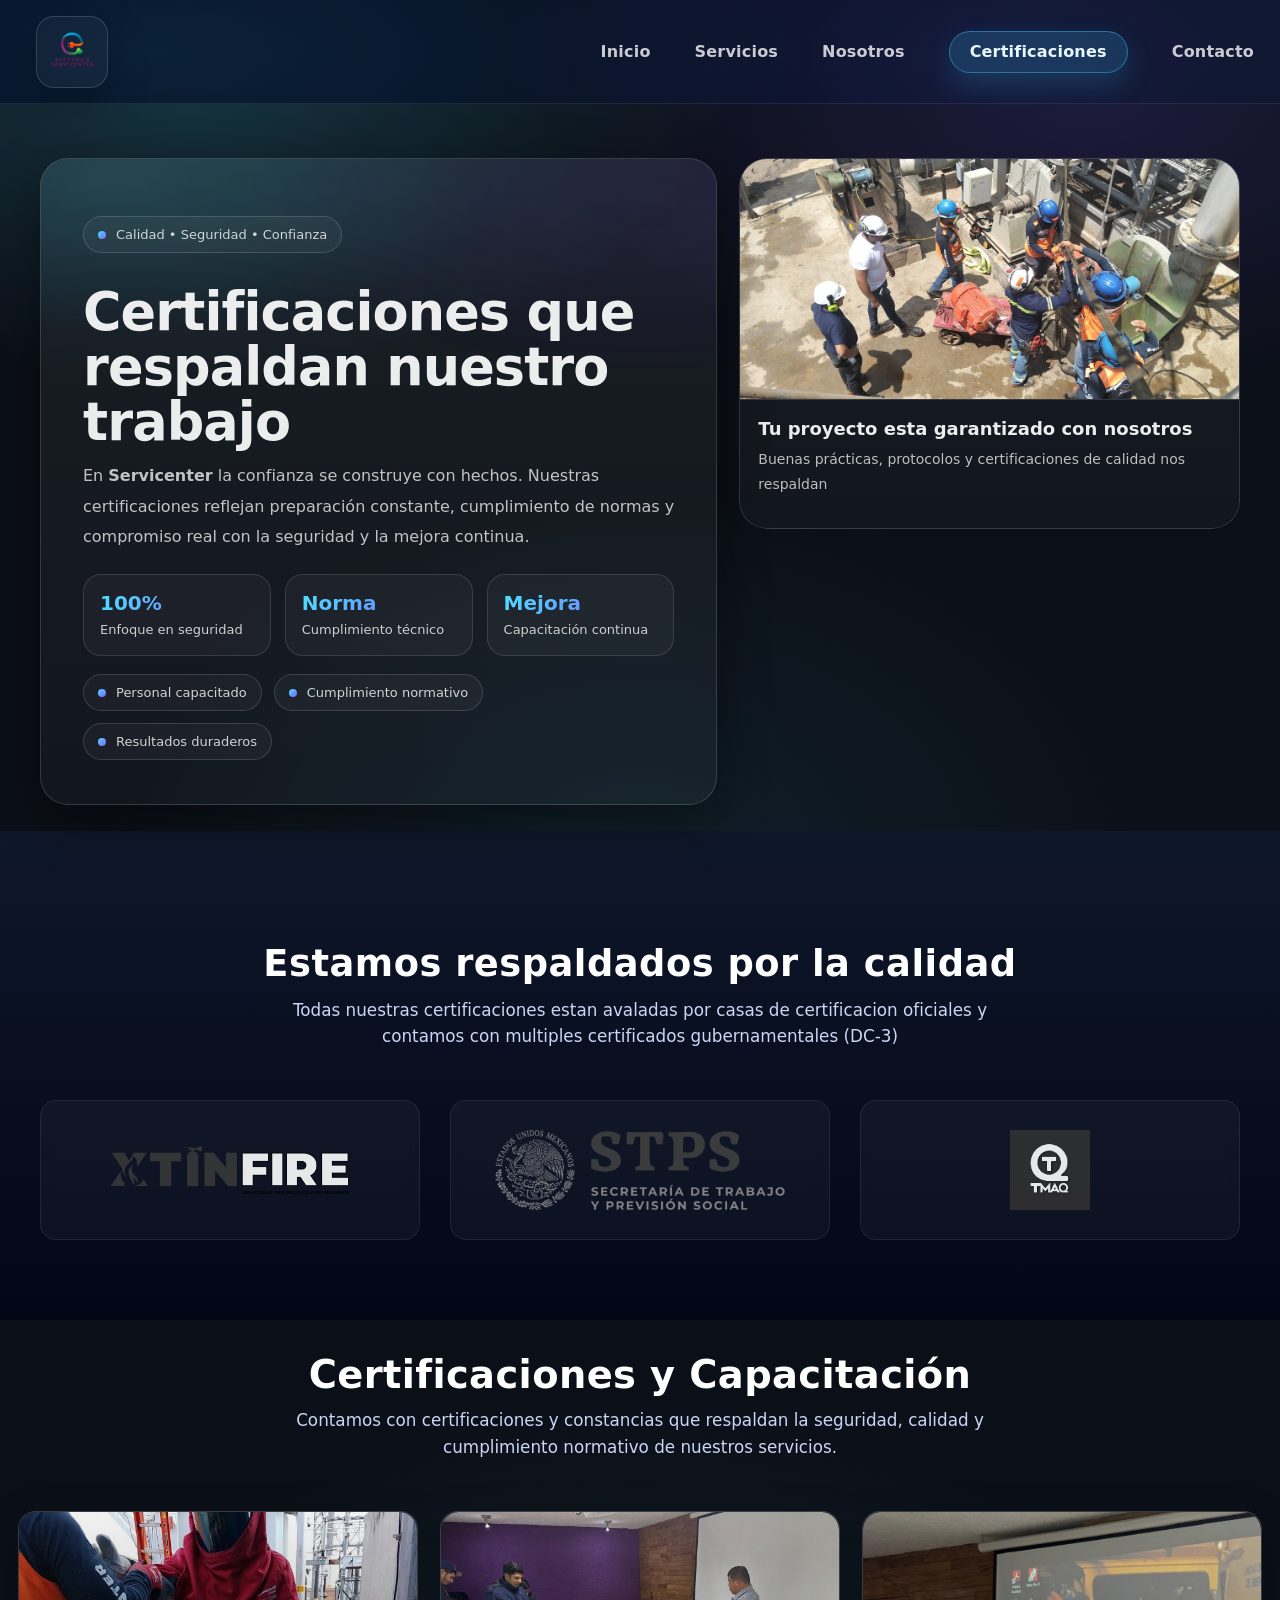
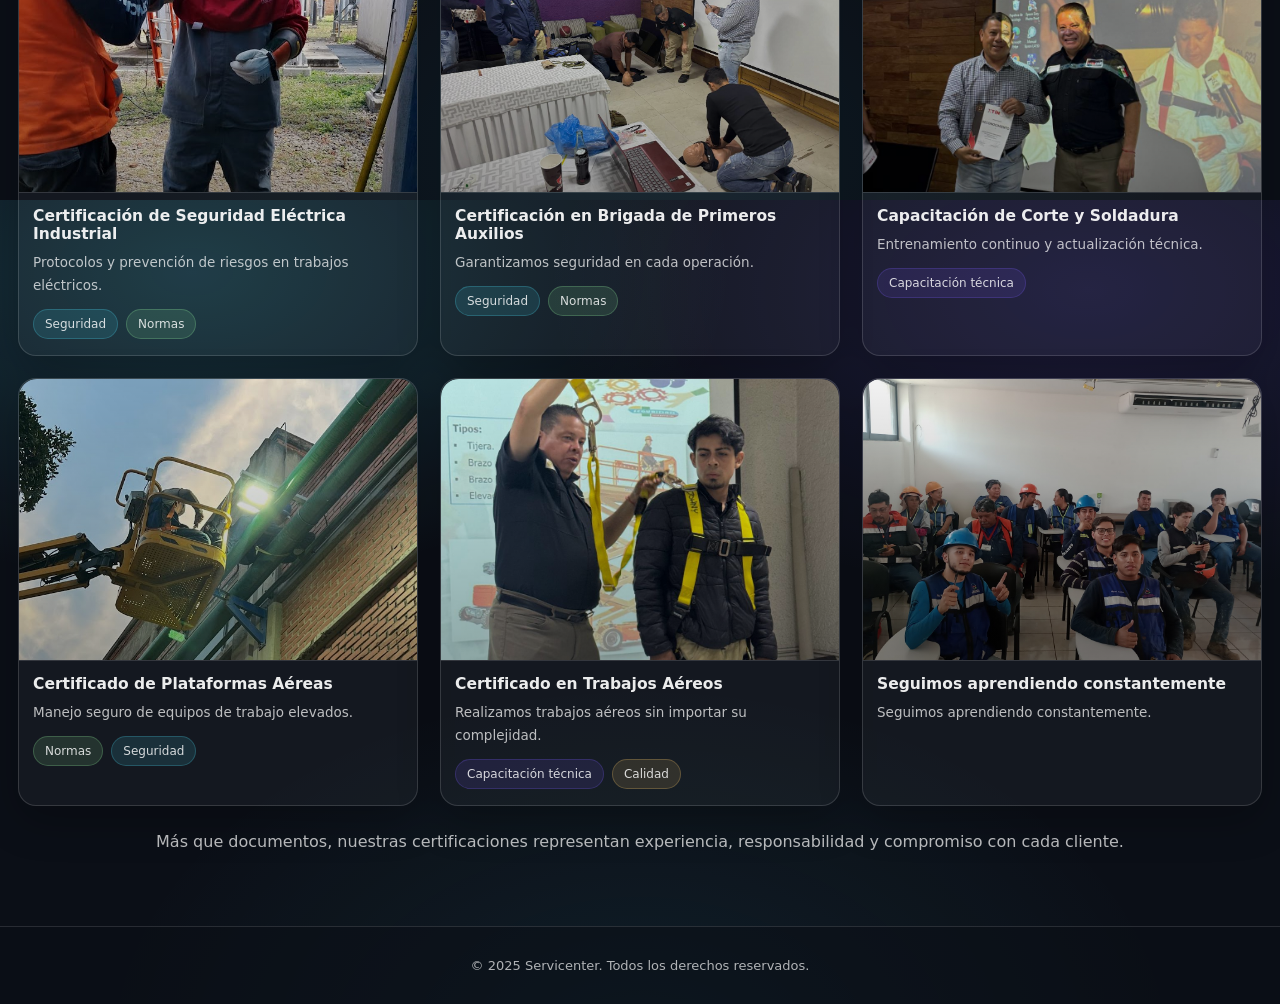
<file: certificaciones.html>
<!doctype html>
<html lang="es">
<head>
  <meta charset="UTF-8" />
  <meta name="viewport" content="width=device-width, initial-scale=1.0" />
  <title>Servicenter | Certificaciones</title>
<link rel="icon" type="image/png" href="img/Logo ServiCenter limpio.png">

  <link rel="stylesheet" href="css/certificaciones.css" />
      <script src="js/menu.js"></script>

</head>

<body>

    <header class="header">
       
        <div class="logo">
            <img src="img/Logo ServiCenter limpio.png" alt="Eléctrica Servicenter">
        </div>

        <nav class="nav-desktop">
            <a href="index.html">Inicio</a>
            <a href="servicios.html">Servicios</a>
            <a href="nosotros.html">Nosotros</a>
            <a href="certificaciones.html" class="active" data-page="certificaciones">Certificaciones</a>
            <a href="contacto.html">Contacto</a>
        </nav>

        <button class="burger" id="burger" aria-label="Abrir menú">
            <span></span><span></span><span></span>
        </button>
    </header>
    <nav class="nav-mobile" id="nav-mobile" aria-label="Menú móvil">
    <a href="index.html">Inicio</a>
    <a href="servicios.html">Servicios</a>
    <a href="nosotros.html">Nosotros</a>
    <a href="certificaciones.html" class="active">Certificaciones</a>
    <a href="contacto.html">Contacto</a>
  </nav>


  <main>

    <section class="cert-hero">
      <div class="cert-hero__inner">

        <div class="cert-hero__left">
          <p class="cert-hero__tag">Calidad • Seguridad • Confianza</p>

          <h1 class="cert-hero__title">Certificaciones que respaldan nuestro trabajo</h1>

          <p class="cert-hero__lead">
            En <strong>Servicenter</strong> la confianza se construye con hechos.
            Nuestras certificaciones reflejan preparación constante, cumplimiento de normas
            y compromiso real con la seguridad y la mejora continua.
          </p>

          <div class="cert-kpis">
            <div class="cert-kpi">
              <span class="cert-kpi__num">100%</span>
              <span class="cert-kpi__txt">Enfoque en seguridad</span>
            </div>
            <div class="cert-kpi">
              <span class="cert-kpi__num">Norma</span>
              <span class="cert-kpi__txt">Cumplimiento técnico</span>
            </div>
            <div class="cert-kpi">
              <span class="cert-kpi__num">Mejora</span>
              <span class="cert-kpi__txt">Capacitación continua</span>
            </div>
          </div>

          <div class="cert-hero__bullets">
            <div class="cert-bullet"><span class="dot"></span>Personal capacitado</div>
            <div class="cert-bullet"><span class="dot"></span>Cumplimiento normativo</div>
            <div class="cert-bullet"><span class="dot"></span>Resultados duraderos</div>
          </div>
        </div>

        <div class="cert-hero__right">
          <article class="cert-feature">
            <div class="cert-feature__thumb">
              <img src="img/trabajo en equipo.jpeg" alt="Certificación destacada">
            </div>
            <div class="cert-feature__info">
              <h3>Tu proyecto esta garantizado con nosotros</h3>
              <p>Buenas prácticas, protocolos y certificaciones de calidad nos respaldan</p>
              <div class="cert-feature__tags">
                
              </div>
            </div>
          </article>
        </div>

      </div>
    </section>

    <section id="casas certificadoras" class="seccion seccion-casas">
  <div class="casas">
    <div class="casas-encabezado">
      <h2>Estamos respaldados por la calidad</h2>
      <p>
      Todas nuestras certificaciones estan avaladas por casas de certificacion oficiales y contamos con multiples certificados gubernamentales (DC-3)
      </p>
    </div>

    <div class="clientes-grid">
      <div class="cliente-card">
        <img src="img/xtinf.png" alt="Grupo Gondi">
      </div>

      <div class="cliente-card">
        <img src="img/STPS.png" alt="Diresa">
      </div>
      <div class="cliente-card">
        <img src="img/tmaq.png" alt="Bio Pappel">
      </div>

    </div>
  </div>
</section>

<div class="cert-header">
  <h2>Certificaciones y Capacitación</h2>
  <p>
    Contamos con certificaciones y constancias que respaldan la seguridad,
    calidad y cumplimiento normativo de nuestros servicios.
  </p>
</div>

<section class="cert-wrap">

  <section class="cert-grid" id="certGrid">

    <article class="cert-card"
      data-title="Certificación de Seguridad Eléctrica"
      data-desc="Protocolos y prevención de riesgos en trabajos eléctricos."
      data-img="/img/certificaciones/cert-seguridad-1.jpg">

      <div class="cert-card__thumb">
        <img src="img/seguridad elec.jpg" alt="Certificación de Seguridad Eléctrica">
      </div>

      <div class="cert-card__meta">
        <h3>Certificación de Seguridad Eléctrica Industrial</h3>
        <p>Protocolos y prevención de riesgos en trabajos eléctricos.</p>
        <div class="chips">
          <span class="chip chip--seg">Seguridad</span>
          <span class="chip chip--nor">Normas</span>
        </div>
      </div>
    </article>

    <article class="cert-card"
      data-title="Brigada de Primeros Auxilios"
      data-desc="Capacitación enfocada en respuesta inmediata y seguridad del personal."
      data-img="/img/certificaciones/cert-calidad-1.jpg">

      <div class="cert-card__thumb">
        <img src="img/primeros auxilios.jpeg" alt="Brigada de Primeros Auxilios">
      </div>

      <div class="cert-card__meta">
        <h3>Certificación en Brigada de Primeros Auxilios</h3>
        <p>Garantizamos seguridad en cada operación.</p>
        <div class="chips">
          <span class="chip chip--seg">Seguridad</span>
          <span class="chip chip--nor">Normas</span>
        </div>
      </div>
    </article>

    <article class="cert-card"
      data-title="Capacitación Técnica Especializada"
      data-desc="Entrenamiento continuo y actualización técnica."
      data-img="/img/certificaciones/cert-capacitacion-1.jpg">

      <div class="cert-card__thumb">
        <img src="img/corte y soldadura.jpeg" alt="Capacitación Técnica Especializada">
      </div>

      <div class="cert-card__meta">
        <h3>Capacitación de Corte y Soldadura</h3>
        <p>Entrenamiento continuo y actualización técnica.</p>
        <div class="chips">
          <span class="chip chip--cap">Capacitación técnica</span>
        </div>
      </div>
    </article>

    <article class="cert-card"
      data-title="Certificación de Plataformas Aéreas"
      data-desc="Operación segura de equipos de elevación."
      data-img="/img/certificaciones/cert-normas-1.jpg">

      <div class="cert-card__thumb">
        <img src="img/plataforma aerea.jpg" alt="Certificación de Plataformas Aéreas">
      </div>

      <div class="cert-card__meta">
        <h3>Certificado de Plataformas Aéreas</h3>
        <p>Manejo seguro de equipos de trabajo elevados.</p>
        <div class="chips">
          <span class="chip chip--nor">Normas</span>
          <span class="chip chip--seg">Seguridad</span>
        </div>
      </div>
    </article>

    <article class="cert-card"
      data-title="Trabajos Aéreos"
      data-desc="Ejecución segura de trabajos en altura."
      data-img="/img/certificaciones/cert-normas-1.jpg">

      <div class="cert-card__thumb">
        <img src="img/Trabajos aereos.jpeg" alt="Trabajos Aéreos">
      </div>

      <div class="cert-card__meta">
        <h3>Certificado en Trabajos Aéreos</h3>
        <p>Realizamos trabajos aéreos sin importar su complejidad.</p>
        <div class="chips">
          <span class="chip chip--cap">Capacitación técnica</span>
          <span class="chip chip--cal">Calidad</span>
        </div>
      </div>
    </article>
     <article class="cert-card"
      data-title="Y seguimos capacitandonos!!!"
      data-desc="Seguimos aprendiendo constantemente."
      data-img="/img/certificaciones/cert-normas-1.jpg">

      <div class="cert-card__thumb">
        <img src="img/aprendiendo.jpeg" alt="Trabajos Aéreos">
      </div>

      <div class="cert-card__meta">
        <h3>Seguimos aprendiendo constantemente</h3>
        <p>Seguimos aprendiendo constantemente.</p>
        <div class="chips">
        </div>
      </div>
    </article>





  </section>

  <p class="cert-bottom">
    Más que documentos, nuestras certificaciones representan experiencia,
    responsabilidad y compromiso con cada cliente.
  </p>
</section>
<footer class="footer">
    <p>© 2025 Servicenter. Todos los derechos reservados.</p>
</footer>
</file>
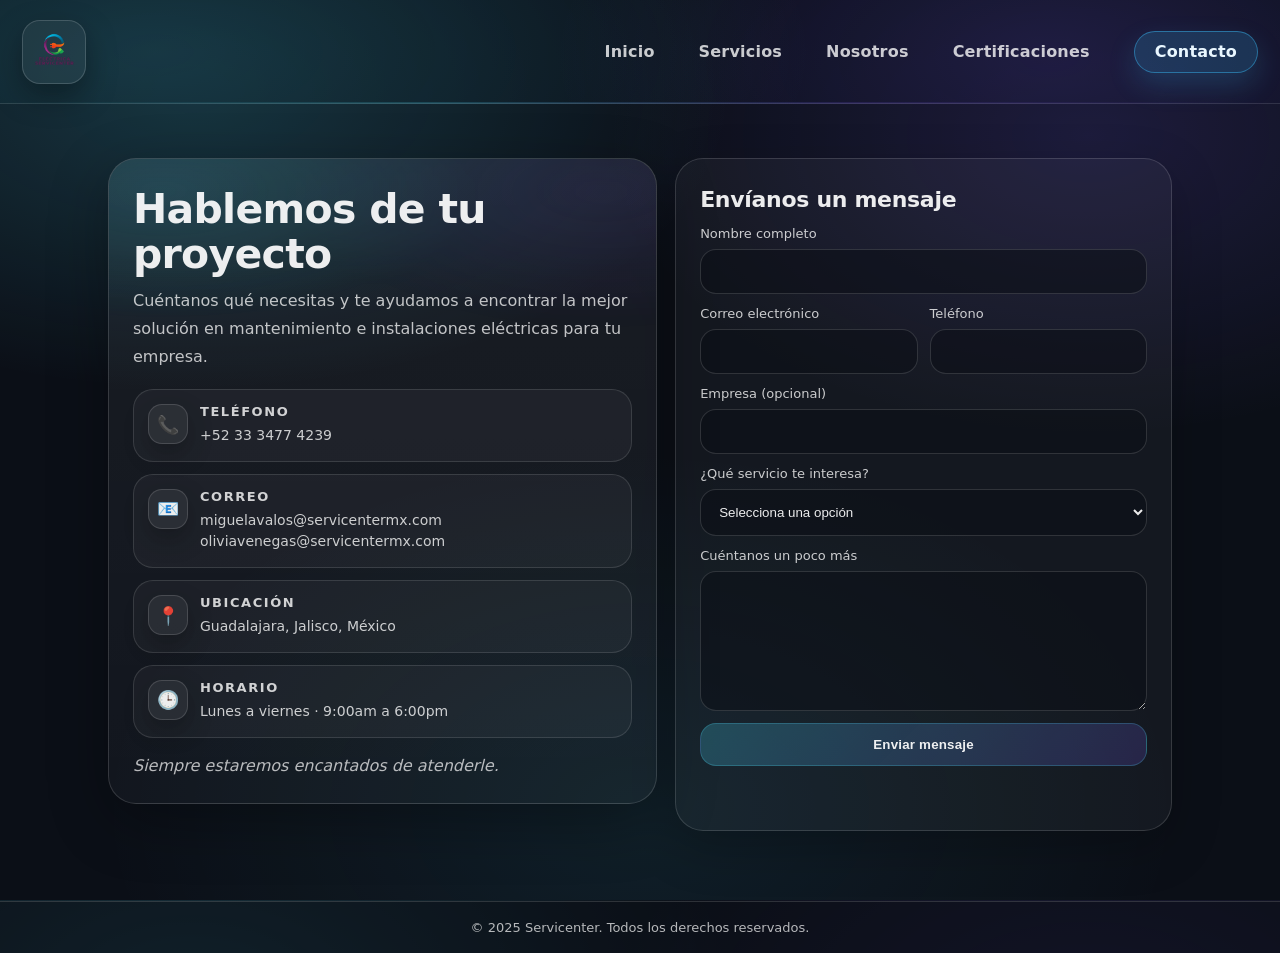
<file: contacto.html>
<!DOCTYPE html> 
<html lang="es">
<head>
    <meta charset="UTF-8">
    <title>Servicenter | Mantenimiento y servicios</title>
    <meta name="viewport" content="width=device-width, initial-scale=1">
    <link rel="icon" type="image/png" href="img/Logo ServiCenter limpio.png">

    <link rel="stylesheet" href="css/contacto.css">
    <link rel="stylesheet" href="css/header.css">

</head>

<body>

   <header class="header">
        <div class="logo">
            <img src="img/Logo ServiCenter limpio.png" alt="Eléctrica Servicenter">
        </div>

        <nav class="nav-desktop">
            <a href="index.html">Inicio</a>
            <a href="servicios.html">Servicios</a>
            <a href="nosotros.html">Nosotros</a>
            <a href="certificaciones.html" data-page="certificaciones">Certificaciones</a>
            <a href="contacto.html" class="active">Contacto</a>
        </nav>

        <button class="burger" id="burger" aria-label="Abrir menú">
            <span></span><span></span><span></span>
        </button>
    </header>
  <nav class="nav-mobile" id="nav-mobile" aria-label="Menú móvil">
    <a href="index.html">Inicio</a>
    <a href="servicios.html">Servicios</a>
    <a href="nosotros.html">Nosotros</a>
    <a href="certificaciones.html">Certificaciones</a>
    <a href="contacto.html">Contacto</a>
  </nav>

    <main>
        <section class="seccion-contacto">
            <div class="contacto-layout">

                <div class="contacto-info">
                    <h2 class="contacto-titulo">Hablemos de tu proyecto</h2>
                    <p class="contacto-texto">
                        Cuéntanos qué necesitas y te ayudamos a encontrar la mejor solución
                        en mantenimiento e instalaciones eléctricas para tu empresa.
                    </p>

                    <div class="contacto-datos">
                        <div class="contacto-dato">
                            <span class="contacto-icono">📞</span>
                            <div>
                                <strong>Teléfono</strong>
                                <p>+52 33 3477 4239</p>
                            </div>
                        </div>

                        <div class="contacto-dato">
                            <span class="contacto-icono">📧</span>
                            <div>
                                <strong>Correo</strong>
                                <p>miguelavalos@servicentermx.com<br>oliviavenegas@servicentermx.com</p>
                            </div>
                        </div>

                        <div class="contacto-dato">
                            <span class="contacto-icono">📍</span>
                            <div>
                                <strong>Ubicación</strong>
                                <p>Guadalajara, Jalisco, México</p>
                            </div>
                        </div>

                        <div class="contacto-dato">
                            <span class="contacto-icono">🕒</span>
                            <div>
                                <strong>Horario</strong>
                                <p>Lunes a viernes · 9:00am a 6:00pm</p>
                            </div>
                        </div>
                    </div>

                    <p class="contacto-nota">
                        Siempre estaremos encantados de atenderle.
                    </p>
                </div>

                <div class="contacto-formulario">
                    <h3 class="contacto-form-titulo">Envíanos un mensaje</h3>

                    <form
                        id="form-contacto"
                        action="https://formspree.io/f/xgvgnraw"
                        method="POST"
                    >
                        <input type="hidden" name="_subject" value="Nuevo mensaje desde la página de Servicenter">

                        <div class="campo-grupo">
                            <label for="nombre">Nombre completo</label>
                            <input type="text" id="nombre" name="nombre" required>
                        </div>

                        <div class="campo-doble">
                            <div class="campo-grupo">
                                <label for="correo">Correo electrónico</label>
                                <input type="email" id="correo" name="email" required>
                            </div>
                            <div class="campo-grupo">
                                <label for="telefono">Teléfono</label>
                                <input type="tel" id="telefono" name="telefono">
                            </div>
                        </div>

                        <div class="campo-grupo">
                            <label for="empresa">Empresa (opcional)</label>
                            <input type="text" id="empresa" name="empresa">
                        </div>

                        <div class="campo-grupo">
                            <label for="servicio">¿Qué servicio te interesa?</label>
                            <select id="servicio" name="servicio">
                                <option value="">Selecciona una opción</option>
                                <option value="Mantenimiento eléctrico industrial">Mantenimiento eléctrico industrial</option>
                                <option value="Equipos de arranque para motores">Equipos de arranque para motores</option>
                                <option value="Control y automatización de motores">Control y automatización de motores</option>
                                <option value="Instalaciones eléctricas media / baja tensión">Instalaciones eléctricas media / baja tensión</option>
                                <option value="Otro / No estoy seguro">Otro / No estoy seguro</option>
                            </select>
                        </div>

                        <div class="campo-grupo">
                            <label for="mensaje">Cuéntanos un poco más</label>
                            <textarea id="mensaje" name="mensaje" rows="4" required></textarea>
                        </div>

                        <button type="submit" class="btn-primario btn-enviar">
                            Enviar mensaje
                        </button>

                        <p id="mensaje-estado" class="mensaje-estado" aria-live="polite"></p>
                    </form>
                </div>

            </div>
        </section>
    </main>

    <footer class="footer">
        <p>© 2025 Servicenter. Todos los derechos reservados.</p>
    </footer>

    <script src="js/menu.js"></script>

    <script>
    const form = document.getElementById("form-contacto");
    const estado = document.getElementById("mensaje-estado");

    form.addEventListener("submit", async (e) => {
        e.preventDefault(); 

        estado.textContent = "Enviando mensaje...";
        estado.style.color = "";

        const data = new FormData(form);

        try {
            const res = await fetch(form.action, {
                method: "POST",
                body: data,
                headers: {
                    "Accept": "application/json"
                }
            });

            if (res.ok) {
                estado.textContent = "¡Gracias! Hemos recibido tu mensaje. Te contactaremos pronto.";
                estado.style.color = "green";
                form.reset();
            } else {
                estado.textContent = "Hubo un problema al enviar tu mensaje. Intenta más tarde.";
                estado.style.color = "red";
            }
        } catch (error) {
            console.error(error);
            estado.textContent = "Error de conexión. Revisa tu internet e inténtalo de nuevo.";
            estado.style.color = "red";
        }
    });
    </script>

</body>
</html>
</file>
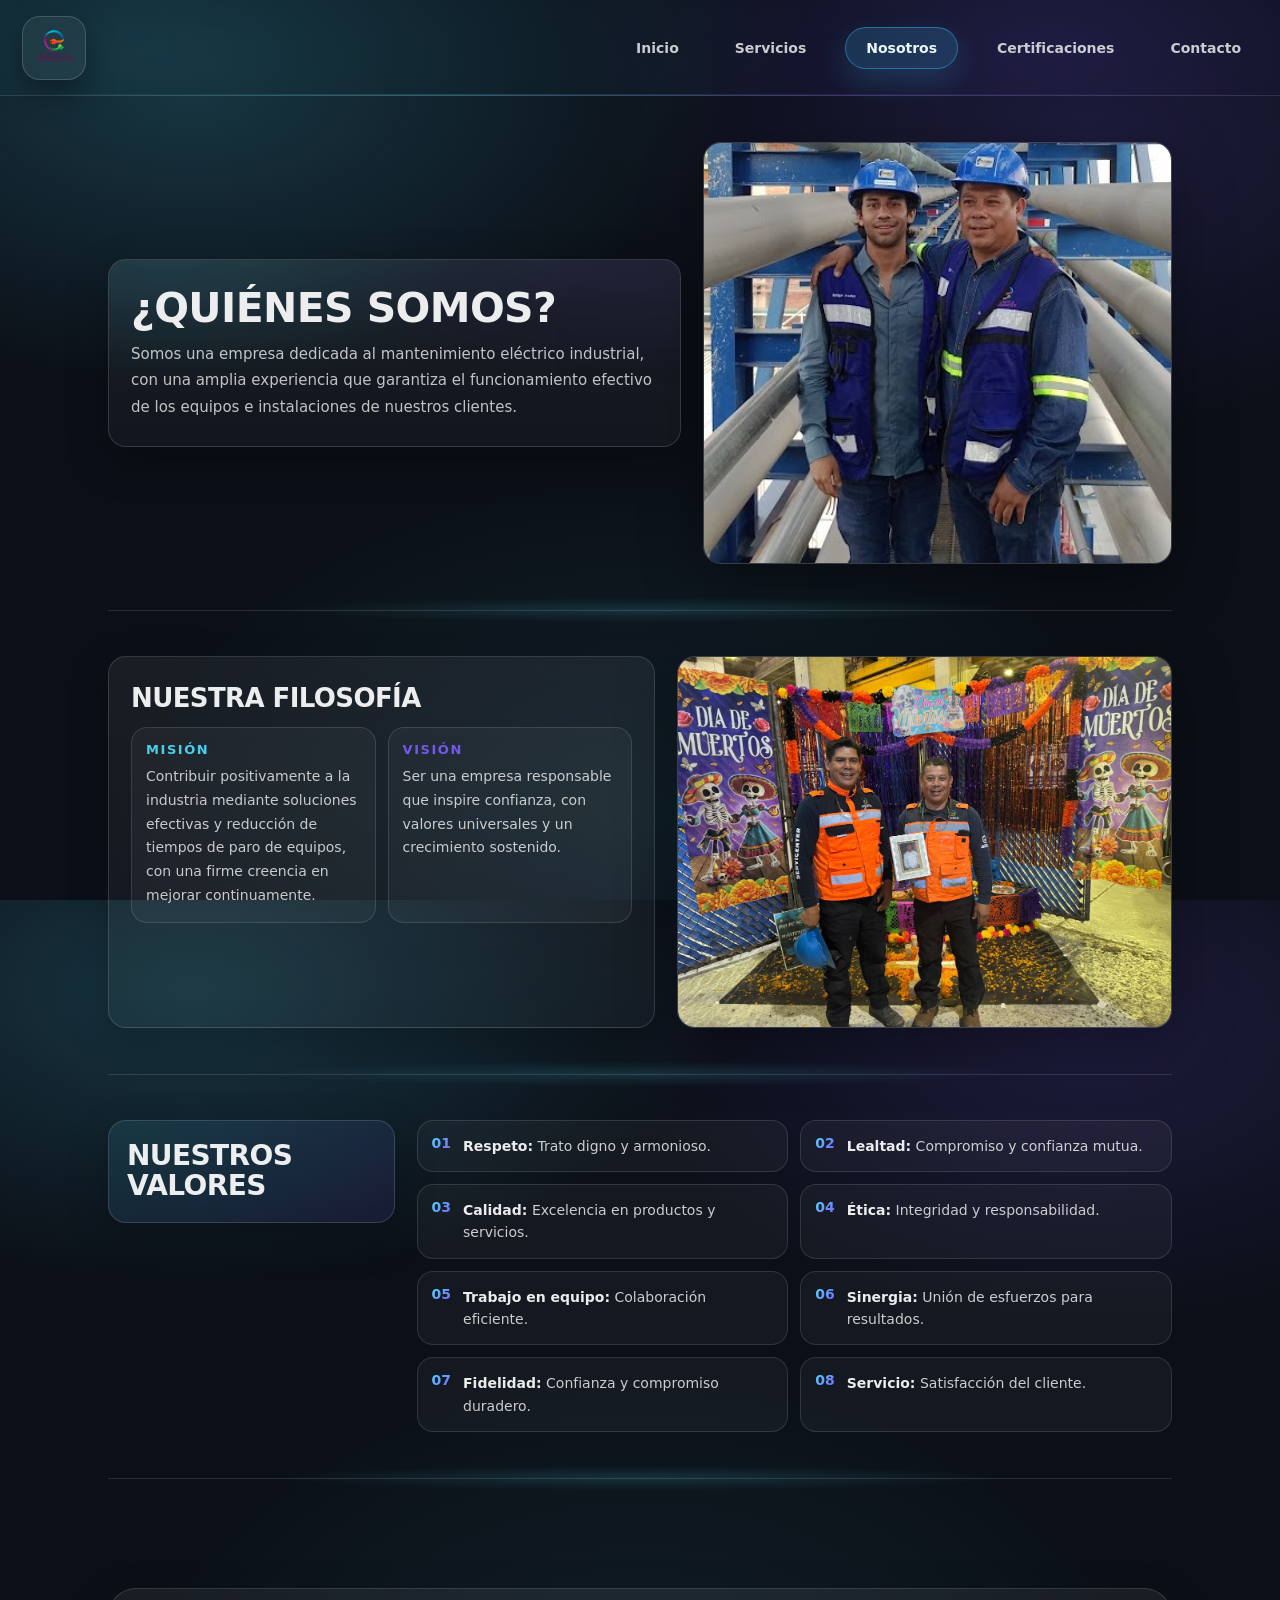
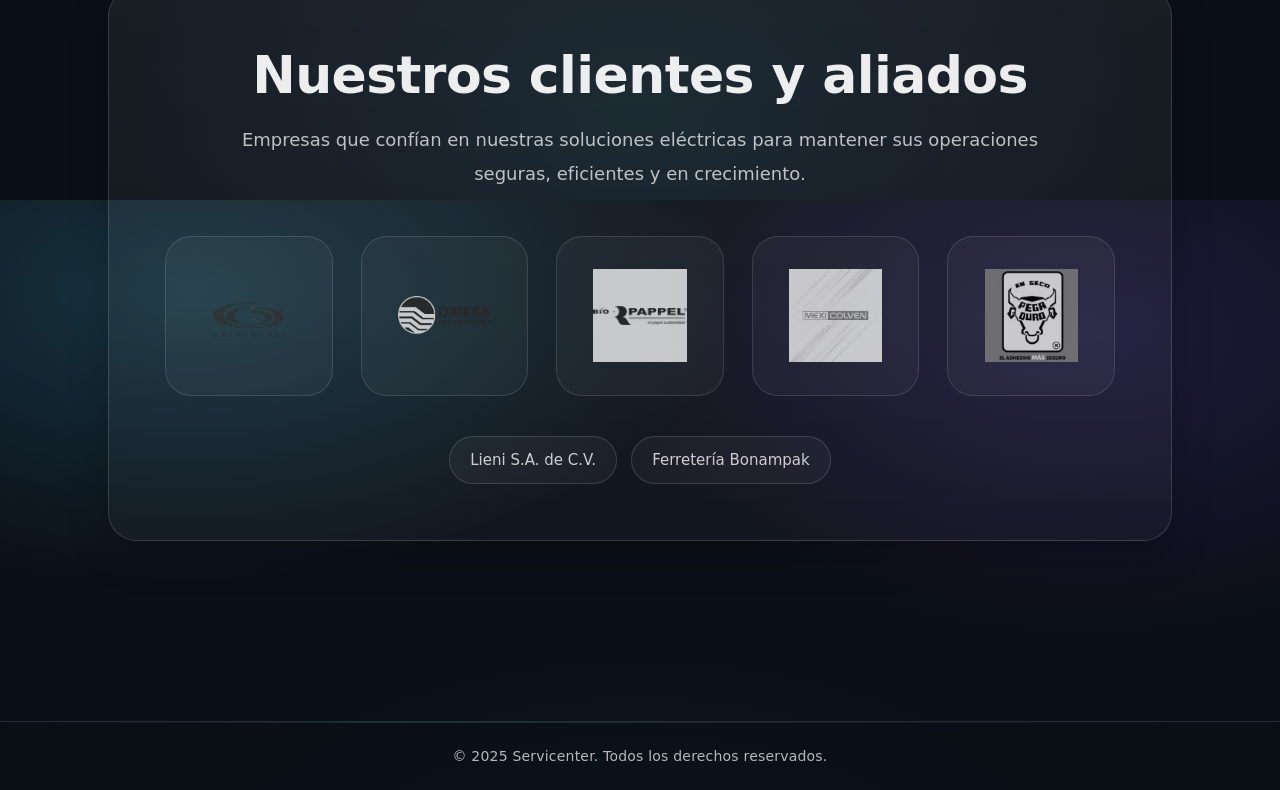
<file: nosotros.html>
<!DOCTYPE html>
<html lang="es">
<head>
  <meta charset="UTF-8">
  <title>Servicenter | Mantenimiento y servicios</title>
  <meta name="viewport" content="width=device-width, initial-scale=1">
  <link rel="icon" type="image/png" href="img/Logo ServiCenter limpio.png">

  <link rel="stylesheet" href="css/nostrosos.css">
</head>

<body>

  <header class="header">
    <div class="logo">
      <img src="img/Logo ServiCenter limpio.png" alt="Eléctrica Servicenter">
    </div>

    <nav class="nav-desktop">
      <a href="index.html">Inicio</a>
      <a href="servicios.html">Servicios</a>
        <a href="nosotros.html" class="active">Nosotros</a>

      <a href="certificaciones.html">Certificaciones</a>
      <a href="contacto.html">Contacto</a>
    </nav>

    <button class="burger" id="burger" aria-label="Abrir menú">
      <span></span><span></span><span></span>
    </button>

    <nav class="nav-mobile" id="nav-mobile" aria-label="Menú móvil">
      <a href="index.html">Inicio</a>
      <a href="servicios.html">Servicios</a>
      <a href="nosotros.html" class="active">Nosotros</a>
      <a href="certificaciones.html">Certificaciones</a>
      <a href="contacto.html">Contacto</a>
    </nav>
  </header>

  <main>
    <section class="seccion seccion-nosotros">
      <div class="nosotros-hero">
        <div class="nosotros-texto">
          <h1 class="nosotros-titulo">¿QUIÉNES SOMOS?</h1>
          <p class="nosotros-descripcion">
            Somos una empresa dedicada al mantenimiento eléctrico industrial,
            con una amplia experiencia que garantiza el funcionamiento
            efectivo de los equipos e instalaciones de nuestros clientes.
          </p>
        </div>

        <div class="nosotros-imagen">
          <img src="img/quienes-somos.jpeg" alt="Técnico realizando mantenimiento eléctrico">
        </div>
      </div>
    </section>

    <section id="filosofia" class="seccion seccion-filosofia">
      <div class="filosofia-layout">
        <div class="filosofia-contenido">
          <h2 class="filosofia-titulo">NUESTRA FILOSOFÍA</h2>

          <div class="filosofia-columnas">
            <div class="filosofia-bloque">
              <h3 class="filosofia-subtitulo mision">MISIÓN</h3>
              <p>
                Contribuir positivamente a la industria mediante soluciones efectivas
                y reducción de tiempos de paro de equipos, con una firme creencia en
                mejorar continuamente.
              </p>
            </div>

            <div class="filosofia-bloque">
              <h3 class="filosofia-subtitulo vision">VISIÓN</h3>
              <p>
                Ser una empresa responsable que inspire confianza, con valores
                universales y un crecimiento sostenido.
              </p>
            </div>
          </div>
        </div>

        <div class="filosofia-imagen">
          <img src="img/nosotros-filosofia.jpg" alt="Tablero eléctrico industrial">
        </div>
      </div>
    </section>

    <section id="valores" class="seccion seccion-valores">
      <div class="valores-layout">
        <div class="valores-titulo-box">
          <h2 class="valores-titulo">NUESTROS<br>VALORES</h2>
        </div>

        <div class="valores-lista">
          <div class="valor-item"><span class="valor-num">01</span><p><strong>Respeto:</strong> Trato digno y armonioso.</p></div>
          <div class="valor-item"><span class="valor-num">02</span><p><strong>Lealtad:</strong> Compromiso y confianza mutua.</p></div>
          <div class="valor-item"><span class="valor-num">03</span><p><strong>Calidad:</strong> Excelencia en productos y servicios.</p></div>
          <div class="valor-item"><span class="valor-num">04</span><p><strong>Ética:</strong> Integridad y responsabilidad.</p></div>
          <div class="valor-item"><span class="valor-num">05</span><p><strong>Trabajo en equipo:</strong> Colaboración eficiente.</p></div>
          <div class="valor-item"><span class="valor-num">06</span><p><strong>Sinergia:</strong> Unión de esfuerzos para resultados.</p></div>
          <div class="valor-item"><span class="valor-num">07</span><p><strong>Fidelidad:</strong> Confianza y compromiso duradero.</p></div>
          <div class="valor-item"><span class="valor-num">08</span><p><strong>Servicio:</strong> Satisfacción del cliente.</p></div>
        </div>
      </div>
    </section>

    <section id="clientes" class="seccion seccion-clientes">
      <div class="clientes-wrapper">
        <div class="clientes-encabezado">
          <h2>Nuestros clientes y aliados</h2>
          <p>
            Empresas que confían en nuestras soluciones eléctricas para mantener
            sus operaciones seguras, eficientes y en crecimiento.
          </p>
        </div>

        <div class="clientes-grid">
          <div class="cliente-card"><img src="img/Grupo-Gondi.png" alt="Grupo Gondi"></div>
          <div class="cliente-card"><img src="img/diresa.png" alt="Diresa"></div>
          <div class="cliente-card"><img src="img/bio_pappel.jpeg" alt="Bio Pappel"></div>
          <div class="cliente-card"><img src="img/mexicolven.jpeg" alt="Mexicolven"></div>
          <div class="cliente-card"><img src="img/pegaduro.jpeg" alt="Industrias Pegaduro S.A. de C.V."></div>
        </div>

        <div class="clientes-texto">
          <span class="cliente-tag">Lieni S.A. de C.V.</span>
          <span class="cliente-tag">Ferretería Bonampak</span>
        </div>
      </div>
    </section>

    <script src="js/menu.js"></script>
  </main>

  <footer class="footer">
    <p>© 2025 Servicenter. Todos los derechos reservados.</p>
  </footer>

</body>
</html>
</file>
<file: css/certificaciones.css>
:root{
  --bg:#0b0f17;
  --text:rgba(255,255,255,.92);
  --muted:rgba(255,255,255,.70);
  --muted2:rgba(255,255,255,.62);
  --stroke:rgba(255,255,255,.14);
  --stroke2:rgba(255,255,255,.10);
  --accent:#4de3ff;
  --accent2:#7c5cff;

  --radius:18px;
  --radius2:22px;

  --shadow: 0 14px 50px rgba(0,0,0,.45);
  --shadow2: 0 22px 70px rgba(0,0,0,.55);
}


*{ box-sizing:border-box; }
html, body{ height:100%; }
body{
  margin:0;
  font-family: ui-sans-serif, system-ui, -apple-system, Segoe UI, Roboto, Arial;
  color: var(--text);
  background:
    radial-gradient(900px 520px at 15% 8%, rgba(77,227,255,.18), transparent 60%),
    radial-gradient(900px 520px at 85% 10%, rgba(124,92,255,.16), transparent 60%),
    radial-gradient(900px 620px at 50% 95%, rgba(77,227,255,.08), transparent 60%),
    var(--bg);
}

img, video{ max-width:100%; display:block; }
a{ color: inherit; text-decoration:none; }
button, input{ font: inherit; }
a, button{ -webkit-tap-highlight-color: transparent; }

:focus-visible{
  outline: 2px solid rgba(77,227,255,.45);
  outline-offset: 3px;
  border-radius: 12px;
}


@keyframes fadeUp{
  from{ opacity: 0; transform: translateY(14px); }
  to{ opacity: 1; transform: translateY(0); }
}
@keyframes fadeIn{
  from{ opacity: 0; }
  to{ opacity: 1; }
}
@keyframes softFloat{
  0%,100%{ transform: translateY(0); }
  50%{ transform: translateY(-6px); }
}
@keyframes shimmerLine{
  0%{ opacity: .14; }
  50%{ opacity: .34; }
  100%{ opacity: .14; }
}


body{ animation: fadeIn 520ms ease both; }


.header{
  position: sticky;
  top: 0;
  z-index: 50;
  background: rgba(11,15,23,.65);
  backdrop-filter: blur(12px);
  border-bottom: 1px solid var(--stroke);

  display:flex;
  align-items:center;
  justify-content: space-between;
  gap: 16px;

  padding: 18px 26px;
  min-height: 104px;
}

.logo{
  display:flex;
  align-items:center;
}
.logo img{
  width: 92px;
  height: 92px;
  object-fit: contain;
  border-radius: 18px;

  background: rgba(255,255,255,.04);
  border: 1px solid var(--stroke);
  padding: 12px;

  box-shadow: 0 14px 40px rgba(0,0,0,.25);
}

.nav{
  display:flex;
  gap: 14px;
  flex-wrap: wrap;
  justify-content:flex-end;
  align-items:center;
}

.nav a{
  color: var(--muted);
  font-size: 15px;
  padding: 12px 16px;
  border-radius: 999px;
  border: 1px solid transparent;
  transition: 180ms ease;
  white-space: nowrap;
}

.nav a:hover{
  color: var(--text);
  background: rgba(255,255,255,.05);
  border-color: var(--stroke);
}

.nav a.active{
  color: var(--text);
  background: rgba(77,227,255,.18);
  border-color: rgba(77,227,255,.22);
}


.burger{
  display:none;
  width: 52px;
  height: 52px;
  border-radius: 16px;
  border: 1px solid var(--stroke);
  background: rgba(255,255,255,.05);
  cursor:pointer;

  align-items:center;
  justify-content:center;
  gap: 5px;
}

.burger span{
  display:block;
  width: 22px;
  height: 2.4px;
  background: rgba(255,255,255,.88);
  border-radius: 999px;
  transition: 180ms ease;
}


.burger.burger--open span:nth-child(1){ transform: translateY(7px) rotate(45deg); }
.burger.burger--open span:nth-child(2){ opacity: 0; }
.burger.burger--open span:nth-child(3){ transform: translateY(-7px) rotate(-45deg); }

/* Menú móvil (menu.js alterna nav-mobile--open) */
.nav-mobile{
  display:none; /* desktop oculto */
}

main{ min-height: 60vh; }

.cert-hero,
.cert-wrap{
  animation: fadeUp 650ms cubic-bezier(.2,.8,.2,1) both;
}

.cert-hero{ animation-delay: 80ms; }
.cert-wrap{ animation-delay: 160ms; }

.cert-hero{
  padding: 54px 18px 26px;
}

.cert-hero__inner{
  max-width: 1200px;
  margin: 0 auto;

  display:grid;
  grid-template-columns: 1.15fr .85fr;
  gap: 22px;
  align-items: start;
}


.cert-hero__left{
  border: 1px solid var(--stroke);
  background: linear-gradient(180deg, rgba(255,255,255,.06), rgba(255,255,255,.03));
  border-radius: 28px;
  padding: 44px 42px;
  box-shadow: var(--shadow);
  position: relative;
  overflow:hidden;
}

.cert-hero__left::before{
  content:"";
  position:absolute;
  inset:-50px;
  pointer-events:none;
  background:
    radial-gradient(620px 260px at 15% 10%, rgba(77,227,255,.12), transparent 60%),
    radial-gradient(680px 300px at 85% 12%, rgba(124,92,255,.10), transparent 60%);
  filter: blur(2px);
  opacity: .9;
}

.cert-hero__left > *{ position: relative; z-index: 1; }

.cert-hero__tag{
  display:inline-flex;
  align-items:center;
  gap: 10px;
  padding: 10px 14px;
  border-radius: 999px;
  border: 1px solid rgba(255,255,255,.14);
  background: rgba(255,255,255,.04);
  color: rgba(255,255,255,.78);
  font-size: 13px;
  width: fit-content;
}

.cert-hero__tag::before{
  content:"";
  width: 8px;
  height: 8px;
  border-radius: 999px;
  background: linear-gradient(135deg, var(--accent), var(--accent2));
}

.cert-hero__title{
  margin: 18px 0 12px;
  font-size: clamp(34px, 4.1vw, 56px);
  line-height: 1.05;
  letter-spacing: -0.9px;
}

.cert-hero__lead{
  margin: 0;
  max-width: 78ch;
  color: rgba(255,255,255,.74);
  line-height: 1.9;
  font-size: 16px;
}


.cert-kpis{
  margin-top: 22px;
  display:grid;
  grid-template-columns: repeat(3, minmax(0, 1fr));
  gap: 14px;
}

.cert-kpi{
  border: 1px solid rgba(255,255,255,.12);
  background: rgba(255,255,255,.04);
  border-radius: 18px;
  padding: 16px 16px;
  transition: transform 220ms ease, box-shadow 220ms ease, border-color 220ms ease;
}

.cert-kpi__num{
  display:block;
  font-weight: 900;
  font-size: 20px;
  background: linear-gradient(135deg, var(--accent), var(--accent2));
  -webkit-background-clip: text;
  background-clip: text;
  color: transparent;
}

.cert-kpi__txt{
  display:block;
  margin-top: 6px;
  color: rgba(255,255,255,.78);
  font-size: 13px;
  line-height: 1.35;
}

.cert-kpi:hover{
  transform: translateY(-3px);
  border-color: rgba(77,227,255,.22);
  box-shadow: 0 18px 55px rgba(0,0,0,.35);
}


.cert-hero__bullets{
  margin-top: 18px;
  display:flex;
  flex-wrap: wrap;
  gap: 12px;
}

.cert-bullet{
  display:inline-flex;
  align-items:center;
  gap: 10px;
  padding: 10px 14px;
  border-radius: 999px;
  border: 1px solid rgba(255,255,255,.14);
  background: rgba(255,255,255,.04);
  color: rgba(255,255,255,.80);
  font-size: 13px;
}

.cert-bullet .dot{
  width: 8px;
  height: 8px;
  border-radius: 999px;
  background: linear-gradient(135deg, var(--accent), var(--accent2));
}

.cert-hero__right{
  border-radius: 28px;
  overflow: hidden;
}


.cert-feature{
  border: 1px solid var(--stroke);
  background: linear-gradient(180deg, rgba(255,255,255,.06), rgba(255,255,255,.03));
  border-radius: 28px;
  overflow:hidden;
  box-shadow: var(--shadow);
  transition: transform 220ms ease, box-shadow 220ms ease, border-color 220ms ease;
}

.cert-feature:hover{
  transform: translateY(-4px);
  box-shadow: var(--shadow2);
  border-color: rgba(124,92,255,.22);
}

.cert-feature__thumb{
  border-bottom: 1px solid rgba(255,255,255,.10);
  background: rgba(255,255,255,.04);
}

.cert-feature__thumb img{
  width:100%;
  height: 240px;
  object-fit: cover;
}

.cert-feature__info{
  padding: 18px 18px 20px;
}

.cert-feature__info h3{
  margin:0 0 8px;
  font-size: 18px;
}

.cert-feature__info p{
  margin:0 0 12px;
  color: rgba(255,255,255,.72);
  line-height: 1.75;
  font-size: 14px;
}


.chips,
.cert-feature__tags{
  display:flex;
  gap: 8px;
  flex-wrap: wrap;
}

.chip{
  display:inline-flex;
  align-items:center;
  padding: 7px 11px;
  border-radius: 999px;
  border: 1px solid rgba(255,255,255,.12);
  background: rgba(255,255,255,.05);
  font-size: 12px;
  color: rgba(255,255,255,.82);
}

.chip--seg{
  border-color: rgba(77,227,255,.22);
  background: rgba(77,227,255,.12);
}
.chip--cal{
  border-color: rgba(255, 206, 107, .24);
  background: rgba(255, 206, 107, .12);
}
.chip--cap{
  border-color: rgba(124,92,255,.22);
  background: rgba(124,92,255,.12);
}
.chip--nor{
  border-color: rgba(155, 255, 164, .22);
  background: rgba(155, 255, 164, .12);
}

.cert-wrap{
  padding: 10px 18px 70px;
}

.cert-layout{
  max-width: 1200px;
  margin: 0 auto;
  display:grid;
  grid-template-columns: 360px 1fr;
  gap: 18px;
  align-items: start;
}

.cert-aside{
  position: sticky;
  top: 126px; 
}

.cert-panel{
  border: 1px solid var(--stroke);
  background: rgba(11,15,23,.55);
  backdrop-filter: blur(12px);
  border-radius: 22px;
  padding: 20px 18px;
  box-shadow: 0 14px 40px rgba(0,0,0,.25);
}

.cert-panel__title{
  margin: 0 0 12px;
  font-size: 18px;
  letter-spacing: -0.2px;
}

.cert-label{
  display:block;
  margin: 10px 0 8px;
  color: rgba(255,255,255,.72);
  font-size: 13px;
}

.cert-search{
  width:100%;
  padding: 14px 14px;
  border-radius: 16px;
  border: 1px solid rgba(255,255,255,.14);
  background: rgba(255,255,255,.04);
  color: rgba(255,255,255,.92);
  outline: none;
  transition: border-color 180ms ease, background 180ms ease;
}

.cert-search::placeholder{
  color: rgba(255,255,255,.55);
}

.cert-search:focus{
  border-color: rgba(77,227,255,.35);
  background: rgba(255,255,255,.06);
}

.cert-filters{
  margin-top: 14px;
  display:flex;
  flex-wrap: wrap;
  gap: 10px;
}


.pill{
  cursor:pointer;
  padding: 10px 12px;
  border-radius: 999px;
  border: 1px solid rgba(255,255,255,.14);
  background: rgba(255,255,255,.04);
  color: rgba(255,255,255,.72);
  font-size: 13px;
  transition: transform 180ms ease, background 180ms ease, border-color 180ms ease, color 180ms ease;
}

.pill:hover{
  transform: translateY(-1px);
  background: rgba(255,255,255,.06);
}

.pill.active{
  color: rgba(255,255,255,.92);
  background: rgba(77,227,255,.18);
  border-color: rgba(77,227,255,.22);
}

.cert-hint{
  margin: 14px 0 0;
  color: rgba(255,255,255,.62);
  font-size: 13px;
  line-height: 1.6;
}


.cert-grid{
  display:grid;
  grid-template-columns: repeat(3, minmax(0, 1fr));
  gap: 18px;
}

.cert-card{
  cursor:pointer;
  border: 1px solid rgba(255,255,255,.14);
  background: rgba(255,255,255,.04);
  border-radius: 18px;
  overflow:hidden;
  box-shadow: 0 14px 40px rgba(0,0,0,.25);
  transition: transform 220ms ease, box-shadow 220ms ease, border-color 220ms ease;
}

.cert-card:hover{
  transform: translateY(-6px);
  border-color: rgba(77,227,255,.22);
  box-shadow: var(--shadow2);
}

.cert-card__thumb{
  background: rgba(255,255,255,.04);
  border-bottom: 1px solid rgba(255,255,255,.10);
}

.cert-card__thumb img{
  width: 100%;
  height: 180px;
  object-fit: cover;
}

.cert-card__meta{
  padding: 14px 14px 16px;
}

.cert-card__meta h3{
  margin: 0 0 8px;
  font-size: 15.5px;
  color: rgba(255,255,255,.92);
}

.cert-card__meta p{
  margin: 0 0 12px;
  color: rgba(255,255,255,.72);
  line-height: 1.7;
  font-size: 13.5px;
}


.cert-bottom{
  max-width: 1200px;
  margin: 22px auto 0;
  padding: 0 2px;
  text-align: center;
  color: rgba(255,255,255,.70);
  line-height: 1.75;
}


.cert-modal{
  position: fixed;
  inset: 0;
  z-index: 999;
  display:none;
}

.cert-modal.open{
  display:block;
}

.cert-modal__backdrop{
  position:absolute;
  inset:0;
  background: rgba(0,0,0,.65);
  backdrop-filter: blur(6px);
}

.cert-modal__box{
  position: relative;
  max-width: 980px;
  width: calc(100% - 32px);
  margin: 80px auto 0;

  border: 1px solid rgba(255,255,255,.16);
  background: rgba(11,15,23,.86);
  backdrop-filter: blur(14px);
  border-radius: 22px;
  box-shadow: 0 24px 90px rgba(0,0,0,.60);
  overflow:hidden;

  animation: fadeUp 320ms cubic-bezier(.2,.8,.2,1) both;
}

.cert-modal__close{
  position:absolute;
  top: 12px;
  right: 12px;
  width: 46px;
  height: 46px;
  border-radius: 16px;
  border: 1px solid rgba(255,255,255,.16);
  background: rgba(255,255,255,.06);
  color: rgba(255,255,255,.92);
  cursor:pointer;
  display:flex;
  align-items:center;
  justify-content:center;
  transition: 180ms ease;
}

.cert-modal__close:hover{
  background: rgba(255,255,255,.10);
  transform: translateY(-1px);
}

.cert-modal__media{
  border-bottom: 1px solid rgba(255,255,255,.12);
  background: rgba(255,255,255,.03);
}

.cert-modal__img{
  width:100%;
  height: min(60vh, 520px);
  object-fit: contain;
  padding: 18px;
}

.cert-modal__text{
  padding: 18px 18px 22px;
}

.cert-modal__title{
  margin: 0 0 8px;
  font-size: 20px;
}

.cert-modal__desc{
  margin: 0;
  color: rgba(255,255,255,.74);
  line-height: 1.75;
}


.footer{
  border-top: 1px solid rgba(255,255,255,.12);
  background: rgba(11,15,23,.55);
  backdrop-filter: blur(12px);
  padding: 18px 16px;
  text-align:center;
  color: rgba(255,255,255,.68);
  font-size: 13px;
}


@media (max-width: 1100px){
  .cert-hero__inner{ grid-template-columns: 1fr; }
  .cert-hero__right{ order: -1; } 
  .cert-layout{ grid-template-columns: 1fr; }
  .cert-aside{ position: relative; top: 0; }
  .cert-grid{ grid-template-columns: repeat(2, minmax(0, 1fr)); }
}

@media (max-width: 740px){

  .nav{ display:none; }
  .burger{ display:flex; }

  .header{
    padding: 14px 18px;
    min-height: 92px;
  }
  .logo img{
    width: 76px;
    height: 76px;
    padding: 10px;
    border-radius: 18px;
  }

  
  .nav-mobile{
    display:none; 
    position: fixed;
    top: 96px;
    left: 14px;
    right: 14px;
    z-index: 80;

    padding: 12px;
    border-radius: 20px;
    border: 1px solid rgba(255,255,255,.16);
    background: rgba(11,15,23,.88);
    backdrop-filter: blur(12px);
    box-shadow: 0 18px 60px rgba(0,0,0,.55);
  }
  .nav-mobile.nav-mobile--open{
    display:grid;
    gap: 8px;
  }
  .nav-mobile a{
    display:flex;
    justify-content:center;
    font-size: 15px;
    padding: 14px 14px;
    border-radius: 16px;
    background: rgba(255,255,255,.04);
    border: 1px solid rgba(255,255,255,.12);
  }
  .nav-mobile a:hover{
    background: rgba(255,255,255,.08);
    border-color: rgba(77,227,255,.22);
  }
  .nav-mobile a.active{
    background: rgba(77,227,255,.18);
    border-color: rgba(77,227,255,.22);
    color: rgba(255,255,255,.92);
  }

  .cert-hero{ padding-top: 30px; }
  .cert-hero__left{ padding: 26px 18px; border-radius: 22px; }
  .cert-kpis{ grid-template-columns: 1fr; }

  
  .cert-grid{ grid-template-columns: 1fr; }

  
  .cert-modal__box{ margin-top: 70px; }
  .cert-modal__img{ height: min(62vh, 460px); }
}

@media (prefers-reduced-motion: reduce){
  *{
    animation: none !important;
    transition: none !important;
    scroll-behavior: auto !important;
  }
}


.seccion-casas {
  padding: 80px 20px;
  background: linear-gradient(180deg, #0f172a 0%, #020617 100%);
  color: #e5e7eb;
}

.casas {
  max-width: 1200px;
  margin: 0 auto;
}

.casas-encabezado {
  text-align: center;
  margin-bottom: 50px;
}

.casas-encabezado h2 {
  font-size: 2.3rem;
  font-weight: 700;
  color: #ffffff;
  margin-bottom: 12px;
  letter-spacing: 0.5px;
}

.casas-encabezado p {
  max-width: 700px;
  margin: 0 auto;
  font-size: 1.05rem;
  color: #cbd5f5;
  line-height: 1.6;
}


.clientes-grid {
  display: grid;
  grid-template-columns: repeat(auto-fit, minmax(160px, 1fr));
  gap: 30px;
  align-items: center;
}


.cliente-card {
  background: rgba(255, 255, 255, 0.04);
  border: 1px solid rgba(255, 255, 255, 0.08);
  border-radius: 16px;
  padding: 25px;
  display: flex;
  align-items: center;
  justify-content: center;
  height: 140px;
  transition: all 0.3s ease;
  backdrop-filter: blur(6px);
}


.cliente-card:hover {
  transform: translateY(-6px);
  border-color: #38bdf8;
  box-shadow: 0 10px 30px rgba(56, 189, 248, 0.25);
}


.cliente-card img {
  max-width: 100%;
  max-height: 80px;
  object-fit: contain;
  filter: grayscale(100%);
  opacity: 0.9;
  transition: all 0.3s ease;
}


.cliente-card:hover img {
  filter: grayscale(0%);
  opacity: 1;
  transform: scale(1.05);
}


@media (max-width: 768px) {
  .casas-encabezado h2 {
    font-size: 1.9rem;
  }

  .cliente-card {
    height: 120px;
    padding: 20px;
  }

  .cliente-card img {
    max-height: 65px;
  }
}


.cert-header {
  max-width: 1200px;
  margin: 0 auto 40px;
  padding: 0 20px;
  text-align: center;
}

.cert-header h2 {
  font-size: 2.4rem;
  font-weight: 700;
  color: #ffffff;
  margin-bottom: 10px;
  letter-spacing: 0.4px;
}

.cert-header p {
  max-width: 720px;
  margin: 0 auto;
  font-size: 1.05rem;
  line-height: 1.6;
  color: #cbd5f5;
}


@media (max-width: 768px) {
  .cert-header h2 {
    font-size: 2rem;
  }
}


.cert-card__thumb{
  height: 190px;              
  overflow: hidden;
  border-radius: 18px 18px 0 0; 
  position: relative;
}


.cert-card__thumb img{
  width: 100%;
  height: 100%;
  object-fit: cover;           
  object-position: center;    
  display: block;
}

.cert-card{
  display: flex;
  flex-direction: column;
  overflow: hidden;
}

.cert-card__thumb{
  position: relative;
  height: 230px;          
  width: 100%;
  overflow: hidden;
  border-radius: 18px 18px 0 0;
}

.cert-card__thumb img{
  width: 100%;
  height: 100%;
  object-fit: cover;       
  object-position: center; 
  display: block;
}

.cert-card__thumb::after{
  content:"";
  position:absolute;
  inset:0;
  background: linear-gradient(
    to bottom,
    rgba(0,0,0,0.05),
    rgba(0,0,0,0.35)
  );
  pointer-events:none;
}

@media (max-width: 768px){
  .cert-card__thumb{
    height: 260px;
  }
}


.cert-card__thumb{
  height: clamp(220px, 22vw, 300px); 
  overflow: hidden;
  position: relative;
  border-radius: 18px 18px 0 0;
}


.cert-card__thumb img{
  width: 100%;
  height: 100%;
  object-fit: cover;
  object-position: center 30%; 
  display: block;
  transform: scale(1); 
}

.cert-grid{
  display: grid;
  grid-template-columns: repeat(3, minmax(0, 1fr));
  gap: 22px;
  align-items: start;
}
@media (max-width: 1100px){
  .cert-grid{ grid-template-columns: repeat(2, minmax(0, 1fr)); }
}
@media (max-width: 700px){
  .cert-grid{ grid-template-columns: 1fr; }
}

.cert-grid > .cert-card{
  grid-column: auto !important;
  grid-row: auto !important;
}
.cert-grid{
  display: grid;
  grid-template-columns: repeat(3, minmax(0, 1fr));
  gap: 22px;

  grid-auto-flow: dense;
}
@media (max-width: 1100px){
  .cert-grid{
    grid-template-columns: repeat(2, 1fr);
  }
}
@media (max-width: 700px){
  .cert-grid{
    grid-template-columns: 1fr;
  }
}

.cert-card{
  align-self: stretch; 
}

header{
  position: sticky;
  top: 0;
  z-index: 100;
  min-height: 104px;

  display:flex;
  align-items:center;
  justify-content: space-between;
  gap: 14px;

  padding: 18px 26px;
  background: rgba(11,15,23,.65);
  backdrop-filter: blur(12px);
  border-bottom: 1px solid var(--stroke);
}

.logo{
  display:flex;
  align-items:center;
  gap: 10px;
}

.logo img{
  width: 92px;
  height: 92px;
  object-fit: contain;

  border-radius: 18px;
  padding: 12px;
  background: rgba(255,255,255,.04);
  border: 1px solid var(--stroke);
}


.nav{
  display:flex;
  gap: 14px;
  align-items:center;
  flex-wrap: wrap;
  justify-content:flex-end;
}
.nav a{
  text-decoration:none;
  color: var(--muted);
  font-size: 15px;
  padding: 12px 16px;
  border-radius: 999px;
  border: 1px solid transparent;
  transition: 180ms ease;
  white-space: nowrap;
}
.nav a:hover{
  color: var(--text);
  background: rgba(255,255,255,.06);
  border-color: rgba(255,255,255,.12);
}
.nav a.active{
  color: var(--text);
  background: rgba(77,227,255,.16);
  border-color: rgba(77,227,255,.22);
}


.burger{
  display:none;
  width: 52px;
  height: 52px;
  border-radius: 16px;
  border: 1px solid var(--stroke);
  background: rgba(255,255,255,.05);
  cursor:pointer;

  align-items:center;
  justify-content:center;
}
.burger span{
  display:block;
  width: 22px;
  height: 2.4px;
  background: rgba(255,255,255,.90);
  border-radius: 999px;
  margin: 4px auto;
  transition: 180ms ease;
}

.nav-mobile{ display:none; }

@media (max-width: 900px){
  .nav{ display:none !important; }
  .burger{ display:flex; }

  #nav-mobile{
    display:none !important;
    position: fixed;
    top: 110px;
    left: 16px;
    right: 16px;
    z-index: 9999;

    padding: 12px;
    border-radius: 20px;
    border: 1px solid rgba(255,255,255,.16);
    background: rgba(11,15,23,.88);
    backdrop-filter: blur(12px);
    box-shadow: 0 18px 60px rgba(0,0,0,.55);

    flex-direction: column;
    gap: 10px;
  }

  #nav-mobile.nav-mobile--open{
    display:flex !important;
  }

  #nav-mobile a{
    display:flex;
    justify-content:center;
    text-decoration:none;

    padding: 14px 14px;
    border-radius: 16px;

    color: rgba(255,255,255,.92);
    background: rgba(255,255,255,.04);
    border: 1px solid rgba(255,255,255,.12);

    transition: 180ms ease;
  }

  #nav-mobile a:hover{
    background: rgba(255,255,255,.09);
    border-color: rgba(77,227,255,.22);
  }
}


.header{
  height: 95px;
  padding: 0 26px;
  display: flex;
  align-items: center;
  gap: 40px;

  background:
    radial-gradient(1200px 500px at 12% 50%, rgba(56,189,248,0.14), transparent 55%),
    radial-gradient(900px 450px at 78% 55%, rgba(99,102,241,0.14), transparent 55%),
    linear-gradient(90deg, #020617, #0b1224);
  border-bottom: 1px solid rgba(255,255,255,0.08);
}


.logo{
  width: 92px;
  height: 74px;
  border-radius: 18px;
  display: grid;
  place-items: center;

  background: rgba(255,255,255,0.03);
  border: 1px solid rgba(255,255,255,0.12);
  box-shadow: 0 10px 30px rgba(0,0,0,0.35);
  backdrop-filter: blur(8px);
}

.logo img{
  width: 62px;
  height: auto;
  display: block;
}


.nav-desktop{
  margin-left: auto;
  display: flex;
  align-items: center;
  gap: 44px;
}


.nav-desktop a{
  position: relative;
  overflow: hidden;

  color: rgba(255,255,255,0.78);
  text-decoration: none;
  font-weight: 600;
  letter-spacing: 0.2px;
  padding: 10px 0;
  line-height: 1;
  border-radius: 999px;
  transition: 0.2s ease;
}

.nav-desktop a:hover{
  color: #fff;
}


.nav-desktop a.active{
  color: #e9f7ff;
  padding: 12px 20px;

  background: rgba(56,189,248,0.18);
  border: 1px solid rgba(56,189,248,0.45);
  box-shadow:
    0 0 0 rgba(56,189,248,0),
    0 12px 28px rgba(56,189,248,0.18);

  animation: pill-enter 0.45s ease-out both;
}


.nav-desktop a::after{
  content: "";
  position: absolute;
  inset: 0;
  border-radius: 999px;
  background: linear-gradient(
    120deg,
    transparent 30%,
    rgba(255,255,255,0.25),
    transparent 70%
  );
  opacity: 0;
  transform: translateX(-120%);
  transition: all 0.45s ease;
  pointer-events: none;
}

.nav-desktop a:hover::after{
  opacity: 1;
  transform: translateX(0);
}


@keyframes pill-enter{
  from{
    opacity: 0;
    transform: translateY(6px) scale(0.96);
    box-shadow: 0 0 0 rgba(56,189,248,0);
  }
  to{
    opacity: 1;
    transform: translateY(0) scale(1);
    box-shadow: 0 12px 28px rgba(56,189,248,0.18);
  }
}


.burger{
  display: none;
  width: 44px;
  height: 44px;
  border-radius: 12px;
  border: 1px solid rgba(255,255,255,0.12);
  background: rgba(255,255,255,0.03);
  color: #fff;
}

.burger span{
  display: block;
  width: 22px;
  height: 2px;
  background: rgba(255,255,255,0.85);
  border-radius: 99px;
  margin: 3px 0;
}

.nav-mobile{
  display: none; 
  background: rgba(2,6,23,0.95);
  border-bottom: 1px solid rgba(255,255,255,0.08);
  padding: 14px 18px;
}

.nav-mobile a{
  display: block;
  padding: 12px 10px;
  color: rgba(255,255,255,0.85);
  text-decoration: none;
  font-weight: 600;
  border-radius: 12px;
}

.nav-mobile a:hover{
  background: rgba(255,255,255,0.06);
  color: #fff;
}


.nav-mobile.open{ display: block; }


@media (max-width: 900px){
  .header{ padding: 0 18px; }
  .nav-desktop{ display: none; }
  .burger{ display: grid; place-items: center; margin-left: auto; }
}
.logo{
  width: 92px;
  height: 74px;
  display: grid;
  place-items: center;


  background: none;
  border: none;
  box-shadow: none;
  backdrop-filter: none;
}


.logo img{
  width: 72px;
  height: auto;
  display: block;
}
</file>
<file: css/contacto.css>
:root{
  --bg:#0b0f17;
  --card:rgba(255,255,255,.06);
  --card2:rgba(255,255,255,.10);
  --text:rgba(255,255,255,.92);
  --muted:rgba(255,255,255,.70);
  --stroke:rgba(255,255,255,.14);
  --accent:#4de3ff;
  --accent2:#7c5cff;

  --radius:18px;
  --shadow: 0 14px 50px rgba(0,0,0,.45);
}
*{ box-sizing:border-box; }
html, body{ height:100%; }

body{
  margin:0;
  font-family: ui-sans-serif, system-ui, -apple-system, Segoe UI, Roboto, Arial;
  color: var(--text);
  background:
    radial-gradient(900px 500px at 15% 10%, rgba(77,227,255,.18), transparent 60%),
    radial-gradient(800px 500px at 85% 15%, rgba(124,92,255,.16), transparent 60%),
    radial-gradient(900px 600px at 50% 90%, rgba(77,227,255,.08), transparent 60%),
    var(--bg);
}

img{ max-width:100%; display:block; }
a{ color: inherit; }
a, button{ -webkit-tap-highlight-color: transparent; }

:focus-visible{
  outline: 2px solid rgba(77,227,255,.45);
  outline-offset: 3px;
  border-radius: 12px;
}

main{
  min-height: calc(100vh - 170px);
}


.header{
  position: sticky;
  top: 0;
  z-index: 100;
  min-height: 104px;

  display:flex;
  align-items:center;
  justify-content: space-between;
  gap: 14px;

  padding: 18px 26px;
  background: rgba(11,15,23,.65);
  backdrop-filter: blur(12px);
  border-bottom: 1px solid var(--stroke);
}

.logo{
  display:flex;
  align-items:center;
  gap: 10px;
}

.logo img{
  width: 92px;
  height: 92px;
  object-fit: contain;

  border-radius: 18px;
  padding: 12px;
  background: rgba(255,255,255,.04);
  border: 1px solid var(--stroke);
}

.nav{
  display:flex;
  gap: 14px;
  align-items:center;
  flex-wrap: wrap;
  justify-content:flex-end;
}

.nav a{
  text-decoration:none;
  color: var(--muted);
  font-size: 15px;
  padding: 12px 16px;
  border-radius: 999px;
  border: 1px solid transparent;
  transition: 180ms ease;
  white-space: nowrap;
}

.nav a:hover{
  color: var(--text);
  background: rgba(255,255,255,.06);
  border-color: rgba(255,255,255,.12);
}

.nav a.active{
  color: var(--text);
  background: rgba(77,227,255,.16);
  border-color: rgba(77,227,255,.22);
}

.burger{
  display:none;
  width: 52px;
  height: 52px;
  border-radius: 16px;
  border: 1px solid var(--stroke);
  background: rgba(255,255,255,.05);
  cursor:pointer;

  align-items:center;
  justify-content:center;
}

.burger span{
  display:block;
  width: 22px;
  height: 2.4px;
  background: rgba(255,255,255,.90);
  border-radius: 999px;
  margin: 4px auto;
  transition: 180ms ease;
}


.nav-mobile{
  display:none;
}

@media (max-width: 900px){
  .nav{ display:none !important; }
  .burger{ display:flex; }

  #nav-mobile{
    display:none !important;
    position: fixed;
    top: 110px;
    left: 16px;
    right: 16px;
    z-index: 9999;

    padding: 12px;
    border-radius: 20px;
    border: 1px solid rgba(255,255,255,.16);
    background: rgba(11,15,23,.88);
    backdrop-filter: blur(12px);
    box-shadow: 0 18px 60px rgba(0,0,0,.55);

    flex-direction: column;
    gap: 10px;
  }

  #nav-mobile.nav-mobile--open{
    display:flex !important;
  }

  #nav-mobile a{
    display:flex;
    justify-content:center;
    text-decoration:none;

    padding: 14px 14px;
    border-radius: 16px;

    color: rgba(255,255,255,.92);
    background: rgba(255,255,255,.04);
    border: 1px solid rgba(255,255,255,.12);

    transition: 180ms ease;
  }

  #nav-mobile a:hover{
    background: rgba(255,255,255,.09);
    border-color: rgba(77,227,255,.22);
  }
}


.seccion-contacto{
  max-width: 1100px;
  margin: 0 auto;
  padding: 54px 18px 70px;
}

.contacto-layout{
  display:grid;
  grid-template-columns: 1.05fr .95fr;
  gap: 18px;
  align-items: start;
}

.contacto-info{
  border: 1px solid var(--stroke);
  background: linear-gradient(180deg, rgba(255,255,255,.06), rgba(255,255,255,.03));
  border-radius: 28px;
  padding: 28px 24px;
  box-shadow: 0 18px 60px rgba(0,0,0,.30);
  position: relative;
  overflow: hidden;
}

.contacto-info::before{
  content:"";
  position:absolute;
  inset:-40px;
  pointer-events:none;
  background:
    radial-gradient(520px 220px at 15% 10%, rgba(77,227,255,.12), transparent 60%),
    radial-gradient(520px 240px at 85% 10%, rgba(124,92,255,.10), transparent 60%);
  filter: blur(2px);
  opacity: .95;
}

.contacto-titulo{
  margin: 0 0 10px;
  font-size: clamp(30px, 3.2vw, 44px);
  letter-spacing: -0.7px;
  line-height: 1.1;
  position: relative;
  z-index: 1;
}

.contacto-texto{
  margin: 0 0 18px;
  color: rgba(255,255,255,.74);
  line-height: 1.75;
  font-size: 16px;
  position: relative;
  z-index: 1;
}

.contacto-datos{
  display:grid;
  gap: 12px;
  position: relative;
  z-index: 1;
}

.contacto-dato{
  display:flex;
  gap: 12px;
  align-items:flex-start;

  border: 1px solid rgba(255,255,255,.12);
  background: rgba(255,255,255,.04);
  border-radius: 20px;
  padding: 14px 14px;

  transition: transform 220ms ease, border-color 220ms ease, background 220ms ease, box-shadow 220ms ease;
}

.contacto-dato:hover{
  transform: translateY(-2px);
  background: rgba(255,255,255,.06);
  border-color: rgba(124,92,255,.18);
  box-shadow: 0 14px 40px rgba(0,0,0,.30);
}

.contacto-icono{
  flex: 0 0 auto;
  width: 40px;
  height: 40px;
  border-radius: 14px;
  display:flex;
  align-items:center;
  justify-content:center;

  background: rgba(255,255,255,.06);
  border: 1px solid rgba(255,255,255,.14);
  box-shadow: 0 10px 25px rgba(0,0,0,.25);

  font-size: 18px;
}

.contacto-dato strong{
  display:block;
  font-size: 13px;
  letter-spacing: .12em;
  text-transform: uppercase;
  color: rgba(255,255,255,.80);
  margin-bottom: 6px;
}

.contacto-dato p{
  margin: 0;
  color: rgba(255,255,255,.78);
  line-height: 1.55;
  font-size: 14px;
}

.contacto-nota{
  margin: 18px 0 0;
  color: rgba(255,255,255,.70);
  font-style: italic;
  position: relative;
  z-index: 1;
}

.contacto-formulario{
  border: 1px solid var(--stroke);
  background: rgba(255,255,255,.04);
  border-radius: 28px;
  padding: 28px 24px;
  box-shadow: 0 16px 50px rgba(0,0,0,.22);
}

.contacto-form-titulo{
  margin: 0 0 14px;
  font-size: 22px;
  letter-spacing: -0.3px;
}

#form-contacto{
  display:grid;
  gap: 12px;
}

.campo-grupo{
  display:grid;
  gap: 8px;
}

.campo-grupo label{
  font-size: 13px;
  color: rgba(255,255,255,.78);
}

.campo-doble{
  display:grid;
  grid-template-columns: 1fr 1fr;
  gap: 12px;
}

input, textarea, select{
  width: 100%;
  padding: 14px 14px;
  border-radius: 16px;

  border: 1px solid rgba(255,255,255,.14);
  background: rgba(11,15,23,.55);
  color: rgba(255,255,255,.92);

  outline: none;
  transition: 180ms ease;
}

textarea{
  min-height: 140px;
  resize: vertical;
}

input:focus,
textarea:focus,
select:focus{
  border-color: rgba(77,227,255,.30);
  box-shadow: 0 0 0 4px rgba(77,227,255,.12);
}

option{
  color: #0b0f17;
}

.btn-primario{
  display:inline-flex;
  align-items:center;
  justify-content:center;

  padding: 13px 16px;
  border-radius: 16px;
  border: 1px solid rgba(77,227,255,.22);
  background: linear-gradient(135deg, rgba(77,227,255,.22), rgba(124,92,255,.18));
  color: rgba(255,255,255,.92);

  cursor:pointer;
  font-weight: 800;
  letter-spacing: .2px;

  transition: 180ms ease;
}

.btn-primario:hover{
  transform: translateY(-1px);
  background: rgba(255,255,255,.10);
  border-color: rgba(255,255,255,.18);
}

.mensaje-estado{
  margin: 6px 0 0;
  font-size: 13px;
  color: rgba(255,255,255,.72);
  min-height: 18px;
}

.footer{
  border-top: 1px solid var(--stroke);
  background: rgba(11,15,23,.55);
  backdrop-filter: blur(10px);
  padding: 18px;
  text-align:center;
}

.footer p{
  margin: 0;
  color: rgba(255,255,255,.70);
  font-size: 13px;
}

@keyframes fadeUp{
  from{ opacity: 0; transform: translateY(14px); }
  to{ opacity: 1; transform: translateY(0); }
}
@keyframes fadeIn{
  from{ opacity: 0; }
  to{ opacity: 1; }
}

body{ animation: fadeIn 520ms ease both; }
.seccion-contacto{ animation: fadeUp 650ms cubic-bezier(.2,.8,.2,1) both; }

.contacto-info,
.contacto-formulario{
  transition: transform 220ms ease, box-shadow 220ms ease, border-color 220ms ease, background 220ms ease;
}
.contacto-info:hover,
.contacto-formulario:hover{
  transform: translateY(-2px);
  box-shadow: 0 22px 70px rgba(0,0,0,.38);
  border-color: rgba(255,255,255,.18);
  background: rgba(255,255,255,.06);
}

@media (prefers-reduced-motion: reduce){
  *{ animation: none !important; transition: none !important; }
}

@media (max-width: 980px){
  .contacto-layout{
    grid-template-columns: 1fr;
  }
  .campo-doble{
    grid-template-columns: 1fr;
  }
}

@media (max-width: 420px){
  .header{
    padding: 14px 16px;
    min-height: 92px;
  }
  .logo img{
    width: 76px;
    height: 76px;
    padding: 10px;
  }
  .seccion-contacto{
    padding: 44px 14px 60px;
  }
  .contacto-info,
  .contacto-formulario{
    border-radius: 22px;
    padding: 22px 18px;
  }
}
.header{
  height: 95px;
  padding: 0 26px;
  display: flex;
  align-items: center;
  gap: 40px;

  background:
    radial-gradient(1200px 500px at 12% 50%, rgba(56,189,248,0.14), transparent 55%),
    radial-gradient(900px 450px at 78% 55%, rgba(99,102,241,0.14), transparent 55%),
    linear-gradient(90deg, #020617, #0b1224);
  border-bottom: 1px solid rgba(255,255,255,0.08);
}

.logo{
  width: 92px;
  height: 74px;
  border-radius: 18px;
  display: grid;
  place-items: center;

  background: rgba(255,255,255,0.03);
  border: 1px solid rgba(255,255,255,0.12);
  box-shadow: 0 10px 30px rgba(0,0,0,0.35);
  backdrop-filter: blur(8px);
}

.logo img{
  width: 62px;
  height: auto;
  display: block;
}

.nav-desktop{
  margin-left: auto;       
  display: flex;
  align-items: center;
  gap: 44px;
}

.nav-desktop a{
  color: rgba(255,255,255,0.78);
  text-decoration: none;
  font-weight: 600;
  letter-spacing: 0.2px;
  padding: 10px 0;
  line-height: 1;
  border-radius: 999px;
  transition: 0.2s ease;
}

.nav-desktop a:hover{
  color: #fff;
}

.nav-desktop a.active{
  color: #e9f7ff;
  padding: 12px 18px;
  background: rgba(56,189,248,0.16);
  border: 1px solid rgba(56,189,248,0.35);
  box-shadow: 0 10px 26px rgba(56,189,248,0.14);
}

.burger{
  display: none;
  width: 44px;
  height: 44px;
  border-radius: 12px;
  border: 1px solid rgba(255,255,255,0.12);
  background: rgba(255,255,255,0.03);
  color: #fff;
}

@media (max-width: 900px){
  .header{
    padding: 0 18px;
  }

  .nav-desktop{
    display: none;
  }

  .burger{
    display: grid;
    place-items: center;
    margin-left: auto;
  }

  .burger span{
    display: block;
    width: 22px;
    height: 2px;
    background: rgba(255,255,255,0.85);
    border-radius: 99px;
    margin: 3px 0;
  }

 
  .nav-mobile{
    display: none;
    background: rgba(2,6,23,0.95);
    border-bottom: 1px solid rgba(255,255,255,0.08);
    padding: 14px 18px;
  }

  .nav-mobile a{
    display: block;
    padding: 12px 10px;
    color: rgba(255,255,255,0.85);
    text-decoration: none;
    font-weight: 600;
    border-radius: 12px;
  }

  .nav-mobile a:hover{
    background: rgba(255,255,255,0.06);
    color: #fff;
  }
}

.nav-mobile.open{ display: block; }




.nav-desktop a{
  position: relative;
  overflow: hidden;
}

.nav-desktop a.active{
  color: #e9f7ff;
  padding: 12px 20px;
  background: rgba(56,189,248,0.18);
  border: 1px solid rgba(56,189,248,0.45);
  box-shadow:
    0 0 0 rgba(56,189,248,0),
    0 12px 28px rgba(56,189,248,0.18);
  animation: pill-enter 0.45s ease-out both;
}


.nav-desktop a:hover{
  color: #fff;
}

.nav-desktop a:hover::after{
  opacity: 1;
  transform: translateX(0);
}


.nav-desktop a::after{
  content: "";
  position: absolute;
  inset: 0;
  border-radius: 999px;
  background: linear-gradient(
    120deg,
    transparent 30%,
    rgba(255,255,255,0.25),
    transparent 70%
  );
  opacity: 0;
  transform: translateX(-120%);
  transition: all 0.45s ease;
  pointer-events: none;
}


@keyframes pill-enter{
  from{
    opacity: 0;
    transform: translateY(6px) scale(0.96);
    box-shadow: 0 0 0 rgba(56,189,248,0);
  }
  to{
    opacity: 1;
    transform: translateY(0) scale(1);
    box-shadow: 0 12px 28px rgba(56,189,248,0.18);
  }
}
.logo{
  width: 92px;
  height: 74px;
  display: grid;
  place-items: center;

  background: none;
  border: none;
  box-shadow: none;
  backdrop-filter: none;
}

.logo img{
  width: 72px;
  height: auto;
  display: block;
}
</file>
<file: css/header.css>
:root{
  --bg:#0b0f17;
  --text:rgba(255,255,255,.92);
  --muted:rgba(255,255,255,.70);
  --stroke:rgba(255,255,255,.14);
  --accent:#4de3ff;
  --accent2:#7c5cff;
}


.header{
  position: sticky;
  top: 0;
  z-index: 1000;

  height: 96px;
  padding: 0 22px;

  display:flex;
  align-items:center;
  justify-content: space-between;
  gap: 18px;

  background:
    radial-gradient(1200px 520px at 12% 50%, rgba(77,227,255,.16), transparent 55%),
    radial-gradient(900px 460px at 82% 55%, rgba(124,92,255,.16), transparent 55%),
    rgba(11,15,23,.72);

  backdrop-filter: blur(14px);
  border-bottom: 1px solid rgba(255,255,255,.12);
}

.header::after{
  content:"";
  position:absolute;
  left: 0;
  right: 0;
  bottom: -1px;
  height: 2px;
  background: linear-gradient(
    90deg,
    transparent,
    rgba(77,227,255,.22),
    rgba(124,92,255,.18),
    transparent
  );
  opacity: .85;
  pointer-events:none;
}

.header .logo{
  display:flex;
  align-items:center;
  min-width: 0;
}

.header .logo img{
  width: 64px;
  height: 64px;
  object-fit: contain;
  border-radius: 18px;
  background: rgba(255,255,255,.05);
  border: 1px solid rgba(255,255,255,.16);
  padding: 10px;
  box-shadow: 0 12px 30px rgba(0,0,0,.35);
  display:block;
}


.header .nav{
  display:flex;
  align-items:center;
  gap: 22px;
  margin-left: auto;      
}

.header .nav a{
  position: relative;
  overflow: hidden;

  text-decoration:none;
  color: rgba(255,255,255,.78);
  font-weight: 600;
  font-size: 14px;

  padding: 10px 16px;
  border-radius: 999px;

  border: 1px solid transparent;
  transition: background .18s ease, border-color .18s ease, color .18s ease, transform .18s ease;

  white-space: nowrap;
}

.header .nav a::after{
  content: "";
  position: absolute;
  inset: 0;
  border-radius: 999px;
  background: linear-gradient(
    120deg,
    transparent 30%,
    rgba(255,255,255,0.25),
    transparent 70%
  );
  opacity: 0;
  transform: translateX(-120%);
  transition: all 0.45s ease;
  pointer-events: none;
}

.header .nav a:hover{
  color: rgba(255,255,255,.95);
  background: rgba(255,255,255,.06);
  border-color: rgba(255,255,255,.14);
  transform: translateY(-1px);
}
.header .nav a:hover::after{
  opacity: 1;
  transform: translateX(0);
}

.header .nav a.active{
  color: #e9f7ff;
  padding: 12px 20px;
  background: rgba(56,189,248,0.18);
  border: 1px solid rgba(56,189,248,0.45);
  box-shadow: 0 12px 28px rgba(56,189,248,0.18);
  animation: pill-enter 0.45s ease-out both;
}

@keyframes pill-enter{
  from{ opacity: 0; transform: translateY(6px) scale(0.96); }
  to{ opacity: 1; transform: translateY(0) scale(1); }
}

.burger{
  display:none;
  width: 52px;
  height: 52px;
  border-radius: 16px;
  border: 1px solid rgba(255,255,255,.16);
  background: rgba(255,255,255,.05);
  cursor:pointer;
  align-items:center;
  justify-content:center;
  gap: 6px;
  position: relative;
  z-index: 1001;
}

.burger span{
  display:block;
  width: 22px;
  height: 2.4px;
  background: rgba(255,255,255,.85);
  border-radius: 999px;
  transition: 180ms ease;
}

.burger.burger--open span:nth-child(1){ transform: translateY(5px) rotate(45deg); }
.burger.burger--open span:nth-child(2){ opacity: 0; }
.burger.burger--open span:nth-child(3){ transform: translateY(-5px) rotate(-45deg); }

.nav-mobile{ display:none; }

@media (max-width: 900px){
  .header{
    height: 86px;
    padding: 0 18px;
  }

  .header .logo img{
    width: 56px;
    height: 56px;
    padding: 8px;
  }

  .header .nav{ display:none; }
  .burger{ display:inline-flex; }

  .nav-mobile{
    display:none;
    position: fixed;
    left: 16px;
    right: 16px;
    top: 86px;
    z-index: 999;

    padding: 12px;
    border-radius: 18px;

    background: rgba(11,15,23,.92);
    border: 1px solid rgba(255,255,255,.14);
    backdrop-filter: blur(12px);
    box-shadow: 0 18px 60px rgba(0,0,0,.55);

    max-height: calc(100vh - 120px);
    overflow: auto;
  }

  .nav-mobile.nav-mobile--open{
    display: grid;
    gap: 10px;
  }

  .nav-mobile a{
    height: 50px;
    display:flex;
    align-items:center;
    justify-content:center;

    text-decoration:none;
    border-radius: 14px;

    color: rgba(255,255,255,.92);
    background: rgba(255,255,255,.06);
    border: 1px solid rgba(255,255,255,.12);
  }
}
</file>
<file: css/nostrosos.css>
:root{
  --bg:#0b0f17;
  --text:rgba(255,255,255,.92);
  --muted:rgba(255,255,255,.70);
  --stroke:rgba(255,255,255,.14);
  --accent:#4de3ff;
  --accent2:#7c5cff;
  --radius:18px;
  --shadow: 0 14px 50px rgba(0,0,0,.45);
}

*{ box-sizing:border-box; }
html, body{ height:100%; }
body{
  margin:0;
  font-family: ui-sans-serif, system-ui, -apple-system, Segoe UI, Roboto, Arial;
  color: var(--text);
  background:
    radial-gradient(900px 500px at 15% 10%, rgba(77,227,255,.18), transparent 60%),
    radial-gradient(800px 500px at 85% 15%, rgba(124,92,255,.16), transparent 60%),
    radial-gradient(900px 600px at 50% 90%, rgba(77,227,255,.08), transparent 60%),
    var(--bg);
}

a{ color: inherit; }
a, button{ -webkit-tap-highlight-color: transparent; }

:focus-visible{
  outline: 2px solid rgba(77,227,255,.45);
  outline-offset: 3px;
  border-radius: 12px;
}



.header{
  position: sticky;
  top: 0;
  z-index: 1000;
  height: 96px;
  padding: 0 22px;

  display:flex;
  align-items:center;
  justify-content: space-between;
  gap: 14px;

  background: rgba(11,15,23,.65);
  backdrop-filter: blur(12px);
  border-bottom: 1px solid var(--stroke);
}

.logo{
  display:flex;
  align-items:center;
  gap: 10px;
}
.logo img{
  width: 64px;
  height: 64px;
  object-fit: contain;
  border-radius: 18px;
  background: rgba(255,255,255,.04);
  border: 1px solid var(--stroke);
  padding: 10px;
}


.nav-desktop{
  display:flex;
  align-items:center;
  gap: 14px;
  flex-wrap: wrap;
  justify-content:flex-end;
}
.nav-desktop a{
  text-decoration:none;
  color: var(--muted);
  font-size: 14px;
  padding: 10px 14px;
  border-radius: 999px;
  border: 1px solid transparent;
  transition: 180ms ease;
  white-space: nowrap;
}
.nav-desktop a:hover{
  color: var(--text);
  background: rgba(255,255,255,.06);
  border-color: rgba(255,255,255,.16);
}

.burger{
  display:none;
  width: 52px;
  height: 52px;
  border-radius: 16px;
  border: 1px solid rgba(255,255,255,.16);
  background: rgba(255,255,255,.05);
  cursor:pointer;

  align-items:center;
  justify-content:center;
  gap: 6px;

  position: relative;
  z-index: 1001;
}
.burger span{
  display:block;
  width: 22px;
  height: 2.4px;
  background: rgba(255,255,255,.85);
  border-radius: 999px;
  transition: 180ms ease;
}

.burger.burger--open span:nth-child(1){ transform: translateY(5px) rotate(45deg); }
.burger.burger--open span:nth-child(2){ opacity: 0; }
.burger.burger--open span:nth-child(3){ transform: translateY(-5px) rotate(-45deg); }

.nav-mobile{ display:none; }

@media (max-width: 900px){
  .nav-desktop{ display:none; }
  .burger{ display:inline-flex; }

  .nav-mobile{
    display:none;
    position: fixed;
    left: 16px;
    right: 16px;
    top: 96px;               
    z-index: 999;

    padding: 12px;
    border-radius: 18px;

    background: rgba(11,15,23,.92);
    border: 1px solid rgba(255,255,255,.14);
    backdrop-filter: blur(12px);
    box-shadow: 0 18px 60px rgba(0,0,0,.55);

    max-height: calc(100vh - 130px);
    overflow: auto;
  }

  .nav-mobile.nav-mobile--open{
    display: grid;
    gap: 10px;
  }

  .nav-mobile a{
    display:flex;
    align-items:center;
    justify-content:center;

    height: 50px;
    border-radius: 14px;
    text-decoration:none;

    background: rgba(255,255,255,.05);
    border: 1px solid rgba(255,255,255,.12);
    color: rgba(255,255,255,.92);
  }

  .nav-mobile a:hover{
    background: rgba(255,255,255,.08);
    border-color: rgba(77,227,255,.22);
  }
}

@media (max-width: 420px){
  .header{ height: 86px; }
  @media (max-width: 420px){
    .nav-mobile{ top: 86px; } /* panel pegado al header */
  }
  .logo img{ width: 56px; height: 56px; padding: 8px; }
}


.seccion{
  max-width: 1100px;
  margin: 0 auto;
  padding: 46px 18px;
}
.seccion h1, .seccion h2{ letter-spacing: -0.6px; }
.seccion p{ color: rgba(255,255,255,.74); }

.seccion + .seccion{ position: relative; }
.seccion + .seccion::before{
  content:"";
  position:absolute;
  top: 0;
  left: 50%;
  transform: translateX(-50%);
  width: min(1100px, calc(100% - 36px));
  height: 1px;
  background: rgba(255,255,255,.12);
}
.seccion + .seccion::after{
  content:"";
  position:absolute;
  top: -18px;
  left: 50%;
  transform: translateX(-50%);
  width: min(1100px, calc(100% - 36px));
  height: 36px;
  background: radial-gradient(closest-side, rgba(77,227,255,.16), transparent 70%);
  pointer-events:none;
  opacity: .85;
}


.seccion-nosotros .nosotros-hero{
  display:grid;
  grid-template-columns: 1.1fr .9fr;
  gap: 22px;
  align-items:center;
}

.nosotros-texto{
  border: 1px solid var(--stroke);
  background: linear-gradient(180deg, rgba(255,255,255,.06), rgba(255,255,255,.03));
  border-radius: var(--radius);
  padding: 26px 22px;
  box-shadow: 0 14px 40px rgba(0,0,0,.25);
  position: relative;
  overflow: hidden;
}
.nosotros-texto::before{
  content:"";
  position:absolute;
  inset:-40px;
  pointer-events:none;
  background:
    radial-gradient(520px 220px at 15% 10%, rgba(77,227,255,.12), transparent 60%),
    radial-gradient(520px 240px at 85% 10%, rgba(124,92,255,.10), transparent 60%);
  filter: blur(2px);
  opacity: .9;
}
.nosotros-titulo{
  margin: 0 0 10px;
  font-size: clamp(28px, 3.2vw, 44px);
  line-height: 1.1;
  position: relative;
  z-index: 1;
}
.nosotros-descripcion{
  margin: 0;
  line-height: 1.75;
  font-size: 15px;
  position: relative;
  z-index: 1;
}

.nosotros-imagen{
  border-radius: var(--radius);
  overflow:hidden;
  border: 1px solid var(--stroke);
  background: rgba(255,255,255,.04);
  box-shadow: 0 18px 60px rgba(0,0,0,.35);
}
.nosotros-imagen img{
  width: 100%;
  height: 420px;
  object-fit: cover;
  display:block;
  filter: saturate(1.05);
}


.filosofia-layout{
  display:grid;
  grid-template-columns: 1.05fr .95fr;
  gap: 22px;
  align-items: stretch;
}
.filosofia-contenido{
  border: 1px solid var(--stroke);
  background: linear-gradient(180deg, rgba(255,255,255,.06), rgba(255,255,255,.03));
  border-radius: var(--radius);
  padding: 26px 22px;
  box-shadow: 0 14px 40px rgba(0,0,0,.22);
}
.filosofia-titulo{ margin: 0 0 14px; font-size: 26px; }
.filosofia-columnas{
  display:grid;
  grid-template-columns: 1fr 1fr;
  gap: 12px;
}
.filosofia-bloque{
  border: 1px solid rgba(255,255,255,.12);
  background: rgba(255,255,255,.04);
  border-radius: 16px;
  padding: 14px 14px;
}
.filosofia-subtitulo{
  margin: 0 0 8px;
  font-size: 13px;
  letter-spacing: .12em;
}
.filosofia-subtitulo.mision{ color: rgba(77,227,255,.90); }
.filosofia-subtitulo.vision{ color: rgba(124,92,255,.92); }
.filosofia-bloque p{
  margin: 0;
  line-height: 1.7;
  font-size: 14px;
  color: rgba(255,255,255,.76);
}

.filosofia-imagen{
  border-radius: var(--radius);
  overflow:hidden;
  border: 1px solid var(--stroke);
  background: rgba(255,255,255,.04);
  box-shadow: 0 18px 60px rgba(0,0,0,.35);
}
.filosofia-imagen img{
  width: 100%;
  height: 100%;
  min-height: 360px;
  object-fit: cover;
  display:block;
}

.valores-layout{
  display:grid;
  grid-template-columns: .55fr 1.45fr;
  gap: 22px;
  align-items:start;
}

.valores-titulo-box{
  position: sticky;
  top: 110px;
  border: 1px solid var(--stroke);
  background: linear-gradient(135deg, rgba(77,227,255,.10), rgba(124,92,255,.10));
  border-radius: var(--radius);
  padding: 20px 18px;
  box-shadow: 0 14px 40px rgba(0,0,0,.22);
}
.valores-titulo{ margin: 0; font-size: 28px; line-height: 1.1; }

.valores-lista{
  display:grid;
  grid-template-columns: 1fr 1fr;
  gap: 12px;
}
.valor-item{
  display:flex;
  gap: 12px;
  align-items:flex-start;
  border: 1px solid rgba(255,255,255,.12);
  background: rgba(255,255,255,.04);
  border-radius: 16px;
  padding: 14px 14px;
  transition: transform 220ms ease, box-shadow 220ms ease, border-color 220ms ease, background 220ms ease;
}
.valor-item:hover{
  transform: translateY(-2px);
  background: rgba(255,255,255,.06);
  border-color: rgba(77,227,255,.18);
  box-shadow: 0 14px 40px rgba(0,0,0,.30);
}
.valor-num{
  flex: 0 0 auto;
  font-weight: 900;
  font-size: 14px;
  background: linear-gradient(135deg, var(--accent), var(--accent2));
  -webkit-background-clip: text;
  background-clip: text;
  color: transparent;
}
.valor-item p{
  margin: 0;
  line-height: 1.6;
  color: rgba(255,255,255,.78);
  font-size: 14px;
}
.valor-item strong{ color: rgba(255,255,255,.92); }


.seccion-clientes{
  padding-top: 110px;
  padding-bottom: 120px;
}
.seccion-clientes .clientes-wrapper{
  border: 1px solid var(--stroke);
  background: linear-gradient(180deg, rgba(255,255,255,.06), rgba(255,255,255,.03));
  border-radius: 28px;
  padding: 56px 56px;
  box-shadow: 0 14px 40px rgba(0,0,0,.22);
}

.clientes-encabezado{ text-align: center; }
.clientes-encabezado h2{
  margin: 0 0 18px;
  font-size: clamp(38px, 4.2vw, 52px);
}
.clientes-encabezado p{
  margin: 0 auto 44px;
  max-width: 820px;
  color: rgba(255,255,255,.72);
  line-height: 1.9;
  font-size: 18px;
  text-align: center;
}

.clientes-grid{
  display:grid;
  grid-template-columns: repeat(5, minmax(0, 1fr));
  gap: 28px;
  margin-bottom: 40px;
}
.cliente-card{
  border: 1px solid rgba(255,255,255,.12);
  background: rgba(255,255,255,.04);
  border-radius: 26px;
  padding: 28px;
  display:flex;
  align-items:center;
  justify-content:center;
  min-height: 160px;
  transition: transform 250ms ease, background 250ms ease, border-color 250ms ease, box-shadow 250ms ease;
}
.cliente-card:hover{
  transform: translateY(-6px) scale(1.03);
  background: rgba(255,255,255,.06);
  border-color: rgba(77,227,255,.25);
  box-shadow: 0 26px 70px rgba(0,0,0,.55);
}
.cliente-card img{
  max-width: 85%;
  max-height: 96px;
  object-fit: contain;
  opacity: .85;
  filter: grayscale(100%) brightness(0.9);
  transition: filter 300ms ease, opacity 300ms ease, transform 300ms ease;
}
.cliente-card:hover img{
  filter: grayscale(0%) brightness(1);
  opacity: 1;
  transform: scale(1.05);
}

.clientes-texto{
  display:flex;
  flex-wrap: wrap;
  gap: 14px;
  justify-content: center;
  text-align: center;
}
.cliente-tag{
  display:inline-flex;
  align-items:center;
  padding: 14px 20px;
  border-radius: 999px;
  border: 1px solid rgba(255,255,255,.14);
  background: rgba(255,255,255,.04);
  color: rgba(255,255,255,.78);
  font-size: 15px;
  transition: background 200ms ease, border-color 200ms ease, transform 200ms ease;
}
.cliente-tag:hover{
  background: rgba(255,255,255,.08);
  border-color: rgba(124,92,255,.30);
  transform: translateY(-1px);
}


@media (max-width: 980px){
  .seccion-nosotros .nosotros-hero{ grid-template-columns: 1fr; }
  .nosotros-imagen img{ height: 360px; }

  .filosofia-layout{ grid-template-columns: 1fr; }
  .filosofia-imagen img{ min-height: 320px; }

  .valores-layout{ grid-template-columns: 1fr; }
  .valores-titulo-box{ position: relative; top: 0; }
  .valores-lista{ grid-template-columns: 1fr; }

  .clientes-grid{ grid-template-columns: repeat(2, minmax(0, 1fr)); }
  .seccion-clientes .clientes-wrapper{ padding: 34px 18px; }
}


@keyframes fadeUp{
  from{ opacity: 0; transform: translateY(16px); }
  to{ opacity: 1; transform: translateY(0); }
}
@keyframes fadeIn{
  from{ opacity: 0; }
  to{ opacity: 1; }
}
@keyframes softFloat{
  0%,100%{ transform: translateY(0); }
  50%{ transform: translateY(-6px); }
}
@keyframes shimmerLine{
  0%{ opacity: .15; }
  50%{ opacity: .35; }
  100%{ opacity: .15; }
}

body{ animation: fadeIn 520ms ease both; }

.seccion{ animation: fadeUp 650ms cubic-bezier(.2,.8,.2,1) both; }
.seccion-nosotros{ animation-delay: 70ms; }
.seccion-filosofia{ animation-delay: 140ms; }
.seccion-valores{ animation-delay: 210ms; }
.seccion-clientes{ animation-delay: 280ms; }

.seccion + .seccion::before{ animation: shimmerLine 2.8s ease-in-out infinite; }

.nosotros-texto,
.filosofia-contenido{
  transition: transform 220ms ease, box-shadow 220ms ease, border-color 220ms ease, background 220ms ease;
}
.nosotros-texto:hover,
.filosofia-contenido:hover{
  transform: translateY(-2px);
  box-shadow: 0 18px 60px rgba(0,0,0,.35);
  border-color: rgba(255,255,255,.18);
}

.nosotros-imagen img,
.filosofia-imagen img{
  transition: transform 320ms ease, filter 320ms ease;
  transform-origin: center;
}
.nosotros-imagen:hover img,
.filosofia-imagen:hover img{
  transform: scale(1.025);
  filter: saturate(1.08) contrast(1.03);
}
@media (min-width: 981px){
  .nosotros-imagen,
  .filosofia-imagen{
    animation: softFloat 5.5s ease-in-out infinite;
  }
  .filosofia-imagen{ animation-delay: .6s; }
}

@media (prefers-reduced-motion: reduce){
  *{
    animation: none !important;
    transition: none !important;
    scroll-behavior: auto !important;
  }
}


.footer{
  margin-top: 60px;
  padding: 26px 18px;
  text-align: center;

  background: rgba(11,15,23,.60);
  backdrop-filter: blur(12px);

  border-top: 1px solid rgba(255,255,255,.12);
  position: relative;
}
.footer::before{
  content:"";
  position:absolute;
  left: 0;
  right: 0;
  top: 0;
  height: 1px;
  background: linear-gradient(
    90deg,
    transparent,
    rgba(77,227,255,.18),
    rgba(124,92,255,.14),
    transparent
  );
  opacity: .9;
  pointer-events:none;
}
.footer p{
  margin: 0;
  font-size: 14px;
  color: rgba(255,255,255,.70);
  letter-spacing: .2px;
}



.header{
  position: sticky;
  top: 0;
  z-index: 1000;

  height: 96px;
  padding: 0 22px;

  display:flex;
  align-items:center;
  justify-content: space-between;
  gap: 18px;

  background:
    radial-gradient(1200px 520px at 12% 50%, rgba(77,227,255,.16), transparent 55%),
    radial-gradient(900px 460px at 82% 55%, rgba(124,92,255,.16), transparent 55%),
    rgba(11,15,23,.72);

  backdrop-filter: blur(14px);
  border-bottom: 1px solid rgba(255,255,255,.12);
}

.header::after{
  content:"";
  position:absolute;
  left: 0;
  right: 0;
  bottom: -1px;
  height: 2px;
  background: linear-gradient(
    90deg,
    transparent,
    rgba(77,227,255,.22),
    rgba(124,92,255,.18),
    transparent
  );
  opacity: .85;
  pointer-events:none;
}

.logo{
  display:flex;
  align-items:center;
}
.logo img{
  width: 64px;
  height: 64px;
  object-fit: contain;
  border-radius: 18px;
  background: rgba(255,255,255,.05);
  border: 1px solid rgba(255,255,255,.16);
  padding: 10px;
  box-shadow: 0 12px 30px rgba(0,0,0,.35);
}

.nav-desktop{
  display:flex;
  align-items:center;
  gap: 22px;
}

.nav-desktop a{
  text-decoration:none;
  color: rgba(255,255,255,.78);
  font-weight: 600;
  font-size: 14px;

  padding: 10px 16px;
  border-radius: 999px;

  border: 1px solid transparent;
  transition: background .18s ease, border-color .18s ease, color .18s ease, transform .18s ease;
}

.nav-desktop a:hover{
  color: rgba(255,255,255,.95);
  background: rgba(255,255,255,.06);
  border-color: rgba(255,255,255,.14);
  transform: translateY(-1px);
}

.nav-desktop a.active{
  color: rgba(255,255,255,.96);
  background: rgba(255,255,255,.08);
  border-color: rgba(255,255,255,.22);
  box-shadow: 0 10px 30px rgba(0,0,0,.28);
}

.burger{
  display:none;
  width: 52px;
  height: 52px;
  border-radius: 16px;
  border: 1px solid rgba(255,255,255,.16);
  background: rgba(255,255,255,.05);
  cursor:pointer;
  align-items:center;
  justify-content:center;
  gap: 6px;
  position: relative;
  z-index: 1001;
}
.burger span{
  display:block;
  width: 22px;
  height: 2.4px;
  background: rgba(255,255,255,.85);
  border-radius: 999px;
  transition: 180ms ease;
}
.burger.burger--open span:nth-child(1){ transform: translateY(5px) rotate(45deg); }
.burger.burger--open span:nth-child(2){ opacity: 0; }
.burger.burger--open span:nth-child(3){ transform: translateY(-5px) rotate(-45deg); }

.nav-mobile{ display:none; }

@media (max-width: 900px){
  .nav-desktop{ display:none; }
  .burger{ display:inline-flex; }

  .header{
    height: 86px;
    padding: 0 18px;
  }
  .logo img{
    width: 56px;
    height: 56px;
    padding: 8px;
  }

  .nav-mobile{
    display:none;
    position: fixed;
    left: 16px;
    right: 16px;
    top: 86px;
    z-index: 999;

    padding: 12px;
    border-radius: 18px;

    background: rgba(11,15,23,.92);
    border: 1px solid rgba(255,255,255,.14);
    backdrop-filter: blur(12px);
    box-shadow: 0 18px 60px rgba(0,0,0,.55);

    max-height: calc(100vh - 120px);
    overflow: auto;
  }

  .nav-mobile.nav-mobile--open{
    display: grid;
    gap: 10px;
  }

  .nav-mobile a{
    height: 50px;
    display:flex;
    align-items:center;
    justify-content:center;

    text-decoration:none;
    border-radius: 14px;

    color: rgba(255,255,255,.92);
    background: rgba(255,255,255,.06);
    border: 1px solid rgba(255,255,255,.12);
  }
}

.nav-desktop a.active{
  color: #e9f7ff;
  padding: 12px 20px;

  background: rgba(56,189,248,0.18);
  border: 1px solid rgba(56,189,248,0.45);
  box-shadow:
    0 0 0 rgba(56,189,248,0),
    0 12px 28px rgba(56,189,248,0.18);

  animation: pill-enter 0.45s ease-out both;
}

.nav-desktop a::after{
  content: "";
  position: absolute;
  inset: 0;
  border-radius: 999px;
  background: linear-gradient(
    120deg,
    transparent 30%,
    rgba(255,255,255,0.25),
    transparent 70%
  );
  opacity: 0;
  transform: translateX(-120%);
  transition: all 0.45s ease;
  pointer-events: none;
}

.nav-desktop a:hover::after{
  opacity: 1;
  transform: translateX(0);
}

@keyframes pill-enter{
  from{
    opacity: 0;
    transform: translateY(6px) scale(0.96);
    box-shadow: 0 0 0 rgba(56,189,248,0);
  }
  to{
    opacity: 1;
    transform: translateY(0) scale(1);
    box-shadow: 0 12px 28px rgba(56,189,248,0.18);
  }
}
</file>
